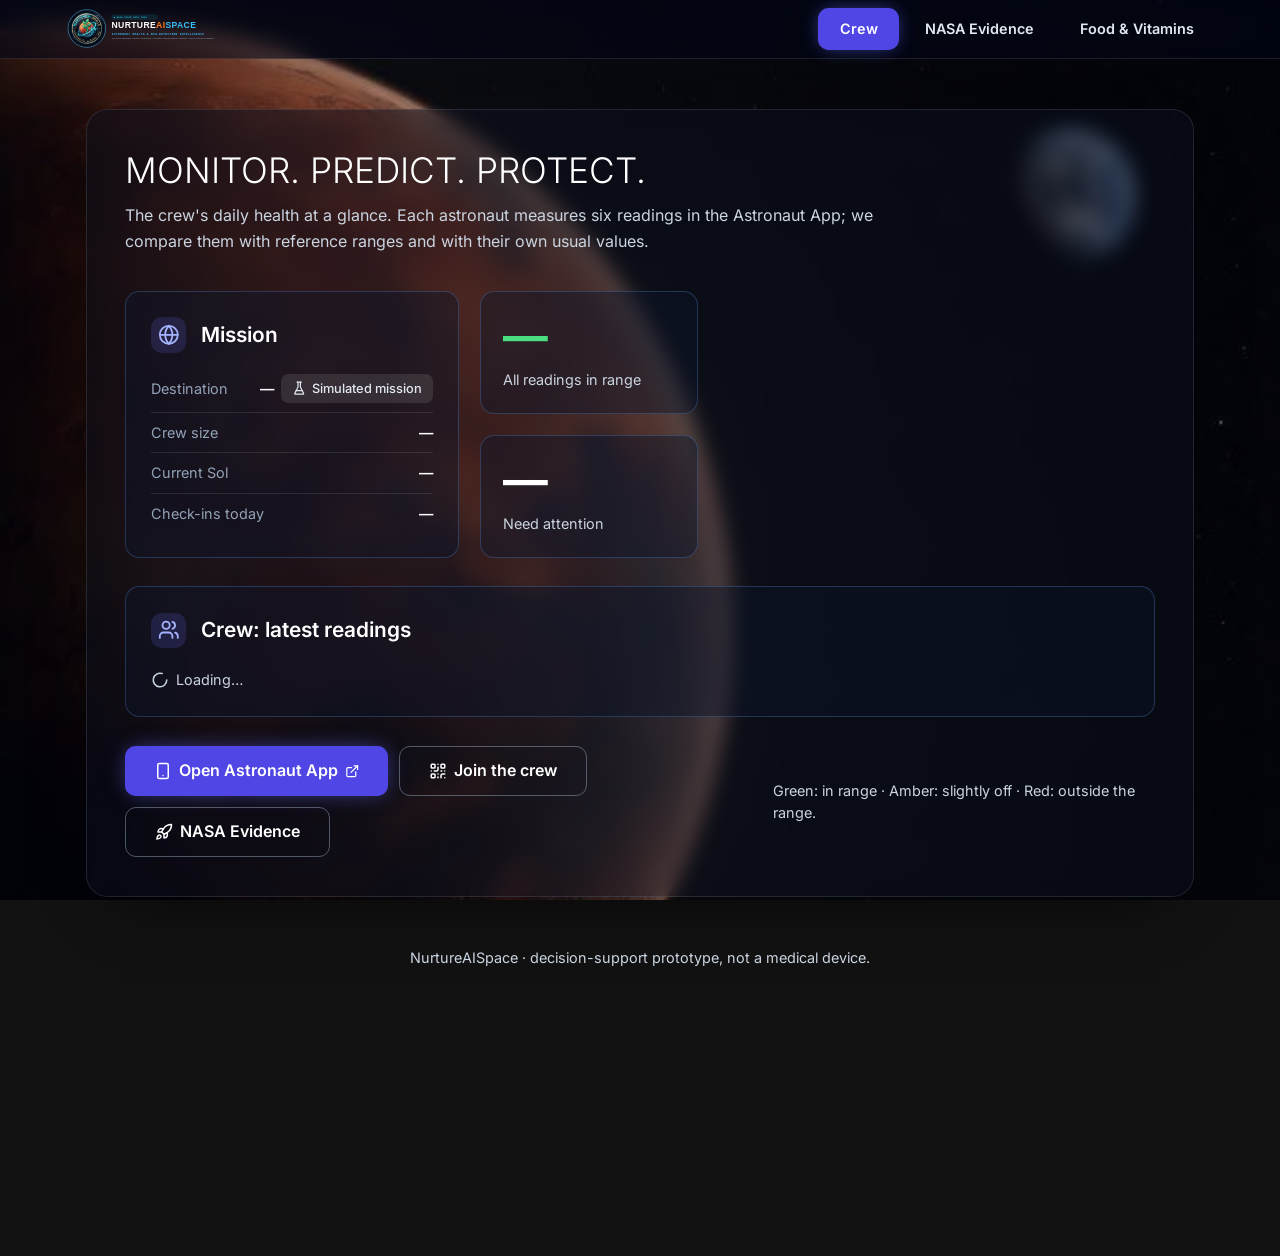
<file: index.html>
<!doctype html>
<html lang="en" class="dark">
  <head>
    <meta charset="UTF-8" />
    <meta name="viewport" content="width=device-width, initial-scale=1.0" />
    <link rel="icon" href="/favicon.ico?v=5" sizes="any" />
    <link rel="icon" type="image/png" href="/logo/logo-192.png?v=5" />
    <link rel="apple-touch-icon" href="/apple-touch-icon.png?v=5" />
    <meta name="theme-color" content="#020617" />
    <title>NurtureAISpace · Crew Health & Space Nutrition</title>
    <!-- Fonts are self-hosted (public/fonts) so the demo works offline. -->
    <link rel="preload" href="/fonts/inter-latin-var.woff2" as="font" type="font/woff2" crossorigin />
    <link rel="preload" href="/bg/space.jpg" as="image" />
    <script type="module" crossorigin src="/assets/index-BAZbvslW.js"></script>
    <link rel="stylesheet" crossorigin href="/assets/index-CB1z-vJd.css">
  </head>
  <body>
    <div id="root"></div>
  </body>
</html>
</file>
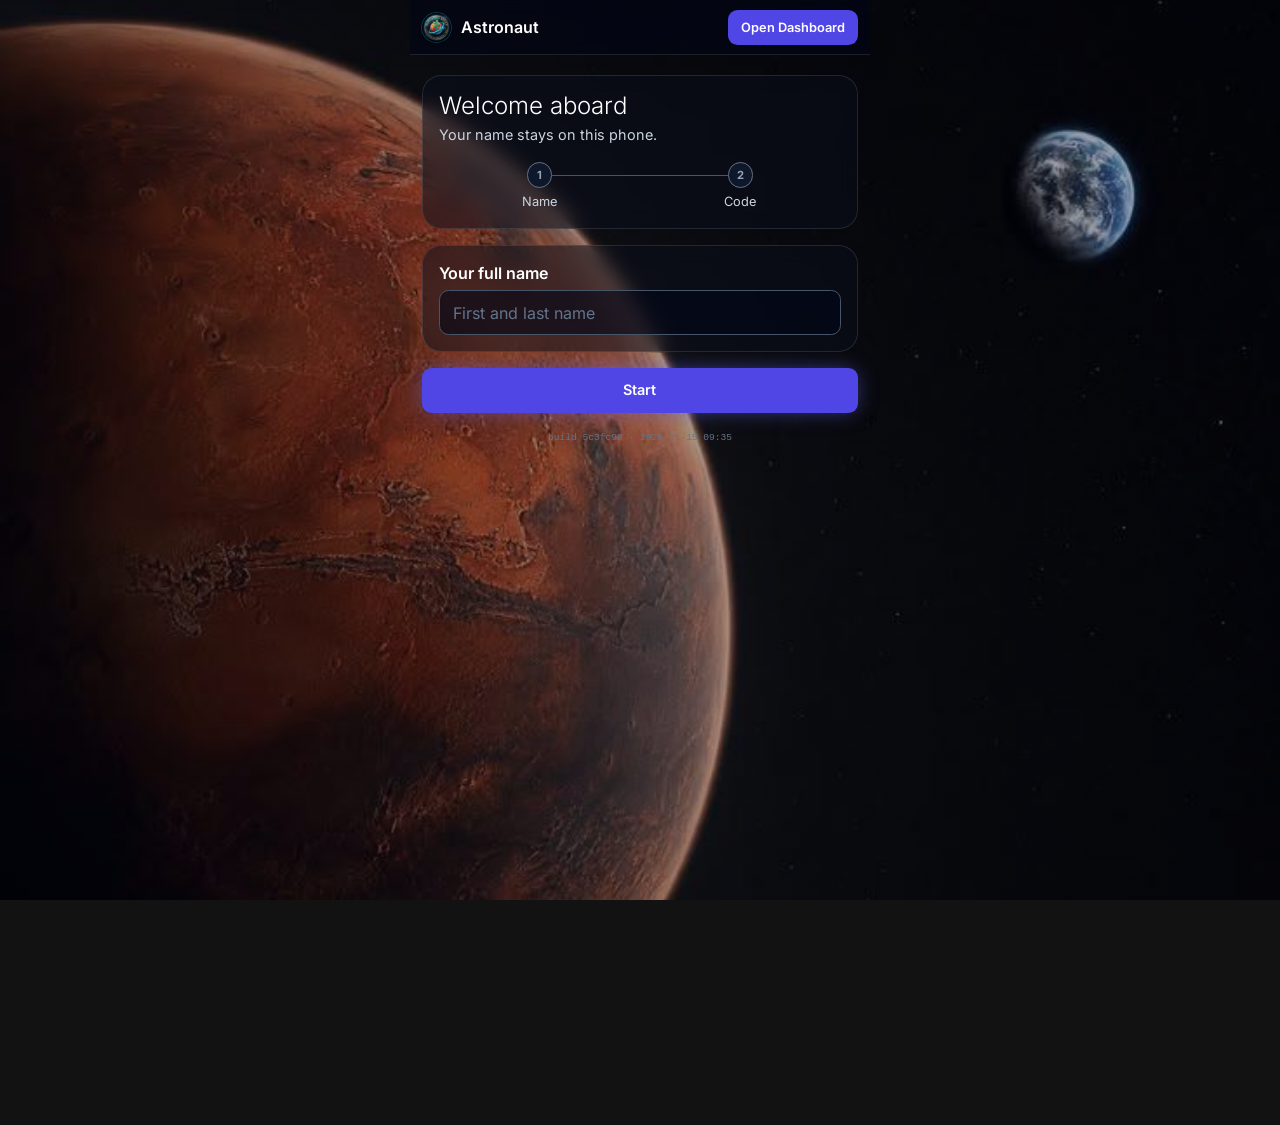
<file: app/index.html>
<!doctype html>
<html lang="en">
  <head>
    <meta charset="UTF-8" />
    <meta name="viewport" content="width=device-width, initial-scale=1.0, viewport-fit=cover" />
    <meta name="theme-color" content="#020617" />
    <meta name="description" content="Offline-first daily health check-in for crew members." />
    <link rel="icon" href="/app/favicon.ico?v=5" sizes="any" />
    <link rel="icon" type="image/png" href="/app/logo/logo-192.png?v=5" />
    <link rel="apple-touch-icon" href="/app/apple-touch-icon.png?v=5" />
    <title>NurtureAI Astronaut</title>
    <script type="module" crossorigin src="/app/assets/index-hGFAL8xk.js"></script>
    <link rel="stylesheet" crossorigin href="/app/assets/index-C3r-mcfU.css">
  <link rel="manifest" href="/app/manifest.webmanifest"><script id="vite-plugin-pwa:register-sw" src="/app/registerSW.js"></script></head>
  <body>
    <div id="root"></div>
  </body>
</html>
</file>
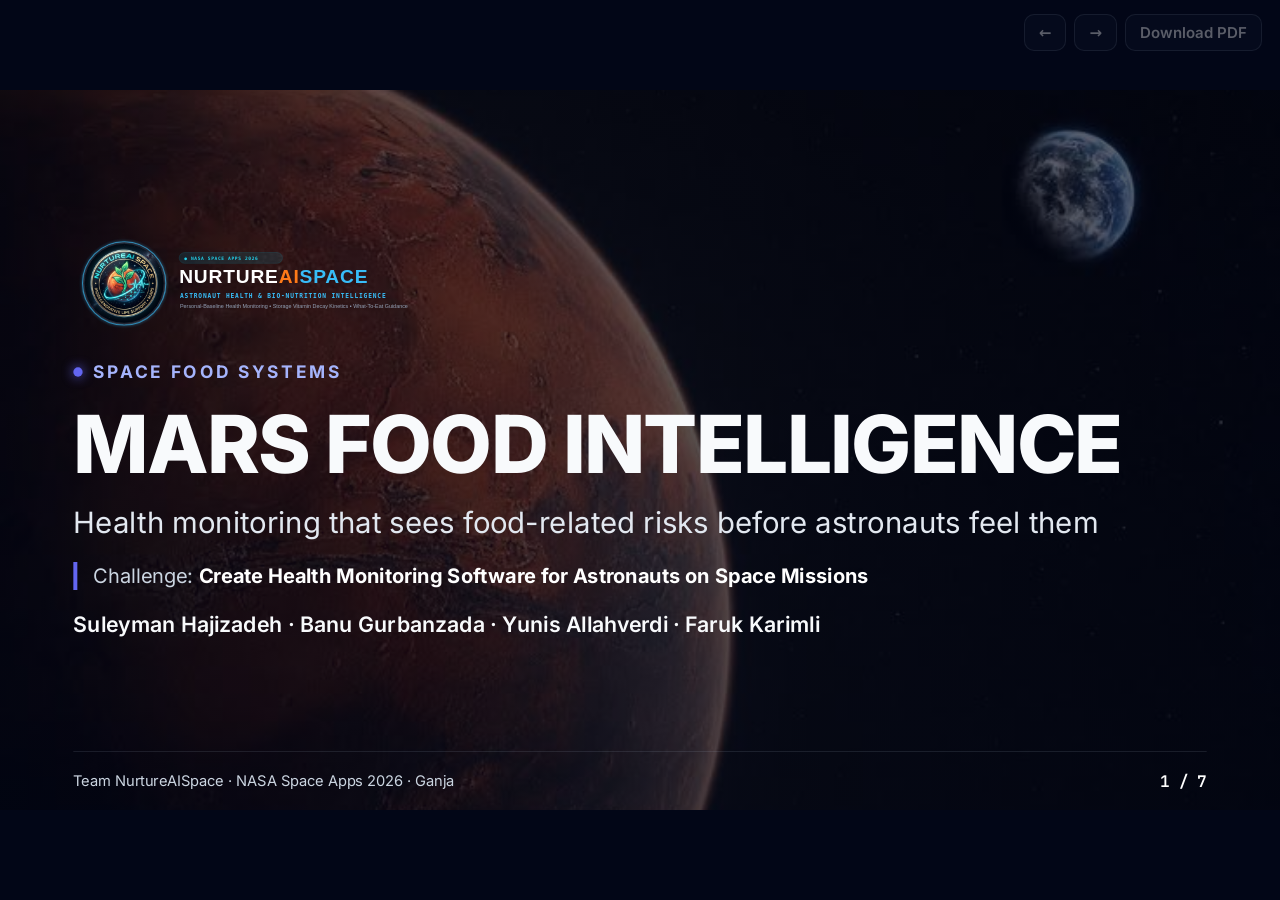
<file: slides.html>
<!doctype html>
<html lang="en">
<head>
<meta charset="UTF-8" />
<meta name="viewport" content="width=device-width, initial-scale=1.0" />
<title>Mars Food Intelligence · Slides</title>
<meta name="description" content="Team NurtureAISpace · NASA Space Apps 2026 · Ganja — 7-slide deck." />
<link rel="icon" href="favicon.ico?v=4" sizes="any" />
<link rel="icon" type="image/png" href="logo/logo-192.png?v=4" />
<link rel="apple-touch-icon" href="apple-touch-icon.png?v=4" />
<meta name="theme-color" content="#020617" />
<link rel="preload" href="fonts/inter-latin-var.woff2" as="font" type="font/woff2" crossorigin />
<style>
@font-face { font-family: 'Inter'; src: url('fonts/inter-latin-var.woff2') format('woff2'); font-weight: 100 900; font-style: normal; font-display: swap; }
@font-face { font-family: 'JetBrains Mono'; src: url('fonts/jetbrains-mono-latin-var.woff2') format('woff2'); font-weight: 100 800; font-style: normal; font-display: swap; }

:root {
  --ink: #020617; --fg: #F8FAFC; --muted: #CBD5E1; --dim: #94A3B8;
  --accent: #6366F1; --accent-soft: #A5B4FC;
  --green: #4ADE80; --yellow: #FBBF24; --red: #F43F5E;
  --panel: rgba(10, 14, 28, 0.62); --panel-border: rgba(148, 163, 184, 0.22);
  color-scheme: dark;
}
* { box-sizing: border-box; margin: 0; padding: 0; }
html, body { height: 100%; background: var(--ink); color: var(--fg); }
body { font-family: 'Inter', 'Segoe UI', system-ui, sans-serif; -webkit-font-smoothing: antialiased; overflow: hidden; }

/* ---------- 1920×1080 stage, scaled to fit the window ---------- */
.deck { position: fixed; inset: 0; background: var(--ink); }
.slide {
  position: absolute; left: 50%; top: 50%;
  width: 1920px; height: 1080px;
  transform: translate(-50%, -50%) scale(var(--s, 1));
  display: none; flex-direction: column;
  padding: 72px 110px 0;
  background:
    linear-gradient(rgba(2, 6, 23, 0.62), rgba(2, 6, 23, 0.72)),
    url('bg/space.jpg') center / cover no-repeat, var(--ink);
  overflow: hidden;
  font-size: 30px; line-height: 1.4;
}
.slide.active { display: flex; }
.body { flex: 1; display: flex; flex-direction: column; min-height: 0; }
.body.mid { justify-content: center; padding-bottom: 20px; }

/* ---------- type ---------- */
.kicker { font-size: 26px; font-weight: 700; letter-spacing: .16em; color: var(--accent-soft); text-transform: uppercase; display: flex; align-items: center; gap: 16px; }
.kicker::before { content: ''; width: 14px; height: 14px; border-radius: 50%; background: var(--accent); box-shadow: 0 0 18px var(--accent); }
h1 { font-size: 120px; line-height: 1.0; font-weight: 800; letter-spacing: -.02em; }
h2 { font-size: 60px; line-height: 1.12; font-weight: 750; letter-spacing: -.01em; margin-top: 18px; }
.lead { font-size: 36px; color: var(--muted); }
.muted { color: var(--muted); }
.small { font-size: 22px; color: var(--dim); line-height: 1.4; }
.accent { color: var(--accent-soft); }
b, strong { font-weight: 700; color: #fff; }

/* ---------- glass ---------- */
.glass { background: var(--panel); border: 1px solid var(--panel-border); border-radius: 28px; backdrop-filter: blur(10px); -webkit-backdrop-filter: blur(10px); padding: 36px 40px; }
.shot { border-radius: 20px; border: 1px solid rgba(165, 180, 252, .35); box-shadow: 0 24px 60px rgba(0, 0, 0, .55); display: block; }
.cap { font-size: 24px; font-weight: 700; letter-spacing: .12em; color: var(--accent-soft); margin-bottom: 14px; text-transform: uppercase; }

ul.list { list-style: none; display: flex; flex-direction: column; gap: 20px; }
ul.list li { position: relative; padding-left: 40px; }
ul.list li::before { content: ''; position: absolute; left: 6px; top: .52em; width: 14px; height: 14px; border-radius: 50%; background: var(--accent); }

.dot { display: inline-block; width: 22px; height: 22px; border-radius: 50%; vertical-align: -2px; margin-right: 12px; }
.g { background: var(--green); box-shadow: 0 0 14px var(--green); }
.y { background: var(--yellow); box-shadow: 0 0 14px var(--yellow); }
.r { background: var(--red); box-shadow: 0 0 14px var(--red); }

/* ---------- footer ---------- */
.foot { height: 88px; flex: none; display: flex; align-items: center; justify-content: space-between; border-top: 1px solid rgba(148, 163, 184, .2); font-size: 22px; color: var(--muted); margin-top: 24px; }
.foot .n { font-family: 'JetBrains Mono', ui-monospace, Consolas, monospace; font-size: 24px; color: #fff; font-weight: 600; }

/* ---------- slide-specific ---------- */
.s1 .body { justify-content: center; gap: 30px; }
.s1 .logo { height: 150px; width: auto; align-self: flex-start; margin-bottom: 10px; }
.s1 .sub { font-size: 44px; color: #E2E8F0; max-width: 1720px; line-height: 1.3; }
.s1 .challenge { font-size: 30px; color: var(--muted); border-left: 6px solid var(--accent); padding-left: 24px; }
.s1 .team { font-size: 32px; font-weight: 600; }

.stats { display: grid; grid-template-columns: 1fr 1fr; gap: 36px; margin-top: 44px; }
.stat .big { font-size: 96px; font-weight: 800; line-height: 1; color: var(--yellow); letter-spacing: -.02em; }
.stat .txt { font-size: 32px; margin-top: 16px; }
.stat .src { margin-top: 14px; }
.facts { display: grid; grid-template-columns: 1fr 1fr; gap: 36px; margin-top: 36px; }
.facts .glass { font-size: 34px; font-weight: 600; display: flex; align-items: center; }

.split { display: grid; gap: 56px; align-items: center; flex: 1; min-height: 0; }
.legend { display: flex; flex-direction: column; gap: 14px; font-size: 30px; margin-top: 30px; }
.legend b { letter-spacing: .06em; }

.pair { display: flex; gap: 56px; justify-content: center; align-items: flex-start; margin-top: 30px; }
.pair figure { display: flex; flex-direction: column; }
.pair figcaption { font-size: 26px; color: var(--muted); margin-top: 14px; max-width: 980px; }
.notes { display: flex; justify-content: center; gap: 48px; margin-top: 26px; font-size: 26px; color: var(--muted); }

.cols { display: grid; grid-template-columns: 1fr 1.55fr; gap: 36px; margin-top: 40px; }
.tag { display: inline-block; font-size: 24px; font-weight: 700; letter-spacing: .12em; padding: 6px 16px; border-radius: 999px; margin-bottom: 20px; }
.tag.before { background: rgba(148, 163, 184, .18); color: #E2E8F0; }
.tag.during { background: rgba(99, 102, 241, .28); color: #C7D2FE; }
.chips { display: flex; flex-wrap: wrap; gap: 12px; }
.chips span { font-size: 26px; padding: 8px 18px; border-radius: 14px; background: rgba(99, 102, 241, .14); border: 1px solid rgba(165, 180, 252, .3); }
.sources { margin-top: 32px; font-size: 30px; }

.closing { font-size: 84px; font-weight: 800; letter-spacing: -.02em; text-align: center; margin-top: 46px; background: linear-gradient(90deg, #C7D2FE, #fff 50%, #C7D2FE); -webkit-background-clip: text; background-clip: text; color: transparent; }
.links { display: flex; justify-content: center; gap: 56px; margin-top: 22px; font-family: 'JetBrains Mono', ui-monospace, Consolas, monospace; font-size: 28px; color: var(--accent-soft); }

/* ---------- on-screen controls ---------- */
.nav { position: fixed; right: 18px; top: 14px; display: flex; gap: 8px; z-index: 10; opacity: .35; transition: opacity .2s; }
.nav:hover { opacity: 1; }
.nav button { font: 600 15px 'Inter', system-ui, sans-serif; color: #fff; background: rgba(15, 23, 42, .85); border: 1px solid rgba(148, 163, 184, .35); border-radius: 10px; padding: 8px 14px; cursor: pointer; }

/* ---------- print: one slide per page ---------- */
@page { size: 1920px 1080px; margin: 0; }
@media print {
  html, body { height: auto; overflow: visible; background: var(--ink); }
  .deck { position: static; }
  .slide { display: flex !important; position: relative; left: auto; top: auto; transform: none; break-after: page; page-break-after: always; -webkit-print-color-adjust: exact; print-color-adjust: exact; }
  .slide:last-child { break-after: auto; page-break-after: auto; }
  .glass { backdrop-filter: none; -webkit-backdrop-filter: none; background: rgba(10, 14, 28, .82); }
  .nav { display: none; }
}
</style>
</head>
<body>
<main class="deck" id="deck">

<!-- 1 · Title -->
<section class="slide s1" aria-label="Slide 1">
  <div class="body">
    <img class="logo" src="logo-horizontal.svg?v=5" alt="NurtureAISpace" />
    <div class="kicker">Space Food Systems</div>
    <h1>MARS FOOD INTELLIGENCE</h1>
    <p class="sub">Health monitoring that sees food-related risks before astronauts feel them</p>
    <p class="challenge">Challenge: <b>Create Health Monitoring Software for Astronauts on Space Missions</b></p>
    <p class="team">Suleyman Hajizadeh · Banu Gurbanzada · Yunis Allahverdi · Faruk Karimli</p>
  </div>
  <footer class="foot"><span>Team NurtureAISpace · NASA Space Apps 2026 · Ganja</span><span class="n">1 / 7</span></footer>
</section>

<!-- 2 · Evidence -->
<section class="slide" aria-label="Slide 2">
  <div class="body mid">
    <div class="kicker">The Evidence</div>
    <h2>On Mars, food slowly loses its vitamins — and nobody can check the crew’s blood in time.</h2>
    <div class="stats">
      <div class="glass stat">
        <div class="big">32–83%</div>
        <div class="txt">vitamin C lost from fruit products after 3 years</div>
        <div class="small src">Cooper et al., 2017 · npj Microgravity</div>
      </div>
      <div class="glass stat">
        <div class="big">3%</div>
        <div class="txt">thiamine remaining in beef-brisket after 2 years</div>
        <div class="small src">Model-predicted, BBQ beef brisket, 720 days at 20 °C · Goulette et al., 2020 · Food Chemistry 302:125365</div>
      </div>
    </div>
    <div class="facts">
      <div class="glass">Blood samples are frozen, analyzed only after astronauts return to Earth.</div>
      <div class="glass">“Inadequate nutrition” is a named spaceflight health risk.</div>
    </div>
  </div>
  <footer class="foot"><span>Team NurtureAISpace · NASA Space Apps 2026 · Ganja</span><span class="n">2 / 7</span></footer>
</section>

<!-- 3 · Solution -->
<section class="slide" aria-label="Slide 3">
  <div class="body">
    <div class="kicker">Our Solution</div>
    <h2>A daily health check-in that tells astronauts what to do.</h2>
    <div class="split" style="grid-template-columns: 1fr 960px;">
      <div>
        <ul class="list">
          <li>Log 6 indicators: heart rate, blood pressure, blood sugar, temperature, sleep, mood.</li>
          <li>Compare with their <b>OWN</b> normal.</li>
          <li>Forecast vitamin levels from food and storage.</li>
          <li>Green / Yellow / Red: what to eat and when to call the flight surgeon.</li>
        </ul>
        <div class="legend">
          <div><span class="dot g"></span><b style="color:var(--green)">GREEN</b> Healthy</div>
          <div><span class="dot y"></span><b style="color:var(--yellow)">YELLOW</b> Action needed</div>
          <div><span class="dot r"></span><b style="color:var(--red)">RED</b> Call the flight surgeon</div>
        </div>
      </div>
      <figure>
        <div class="cap">Crew screen · body view</div>
        <img class="shot" src="slides-assets/crew-body-view.webp" width="960" height="525" alt="Crew screen of the app with the body view" />
      </figure>
    </div>
  </div>
  <footer class="foot"><span>Team NurtureAISpace · NASA Space Apps 2026 · Ganja</span><span class="n">3 / 7</span></footer>
</section>

<!-- 4 · In action -->
<section class="slide" aria-label="Slide 4">
  <div class="body">
    <div class="kicker">See It In Action</div>
    <div class="pair">
      <figure>
        <div class="cap">Live check-in</div>
        <img class="shot" src="slides-assets/astronaut-checkin.webp" width="384" height="640" alt="Astronaut App daily check-in" />
        <figcaption style="max-width:384px">Astronaut App</figcaption>
      </figure>
      <figure>
        <div class="cap">Storage failure</div>
        <img class="shot" src="slides-assets/food-storage-failure.webp" width="938" height="640" alt="Food screen: Mars mission with storage failure" />
        <figcaption>Food screen, Mars + storage failure: <b style="color:var(--yellow)">warning 43 Sols</b> before the problem.</figcaption>
      </figure>
    </div>
    <div class="notes">
      <span>🔒 Name stays on the phone — only an anonymized code is sent.</span>
      <span class="small" style="font-size:24px; align-self:center">Scenario data is simulated and clearly labeled in the app.</span>
    </div>
  </div>
  <footer class="foot"><span>Team NurtureAISpace · NASA Space Apps 2026 · Ganja</span><span class="n">4 / 7</span></footer>
</section>

<!-- 5 · NASA OSDR evidence -->
<section class="slide" aria-label="Slide 5">
  <div class="body">
    <div class="kicker">NASA OSDR · Evidence</div>
    <h2>Tested on real astronaut blood tests from NASA</h2>
    <div class="split" style="grid-template-columns: 1fr 760px; margin-top: 10px;">
      <div style="display:flex; flex-direction:column; gap:26px;">
        <p class="muted">OSDR shares Inspiration4 blood tests before and after its 3&#8209;day flight: datasets <b>OSD-569</b> and <b>OSD-575</b>.</p>
        <div class="glass" style="font-size:31px;">
          <b>MCV:</b> 1 day after landing, lower than <b>ALL</b> of each person’s pre-flight tests, across all 4 people, yet still within the normal lab range.
          <p style="margin-top:16px; color:var(--accent-soft); font-weight:700;">Personal comparison catches what standard checks miss.</p>
        </div>
        <p class="small" style="font-size:26px;">Limit: 4 people, 3 pre-flight tests each.</p>
      </div>
      <figure>
        <div class="cap">NASA Evidence screen</div>
        <img class="shot" src="slides-assets/nasa-evidence.webp" width="700" height="653" alt="NASA Evidence screen of the app" />
      </figure>
    </div>
  </div>
  <footer class="foot"><span>Team NurtureAISpace · NASA Space Apps 2026 · Ganja</span><span class="n">5 / 7</span></footer>
</section>

<!-- 6 · Honest by design -->
<section class="slide" aria-label="Slide 6">
  <div class="body mid">
    <div class="kicker">Honest By Design</div>
    <h2>What we built, and when.</h2>
    <div class="cols">
      <div class="glass">
        <span class="tag before">BUILT BEFORE</span>
        <ul class="list">
          <li><b>Nov 8–11:</b> original food &amp; simulator app.</li>
          <li><b>Nov 13:</b> first crew-health model.</li>
        </ul>
      </div>
      <div class="glass">
        <span class="tag during">BUILT DURING (NOV 14–15)</span>
        <div class="chips">
          <span>NASA data analysis &amp; NASA Evidence screen</span>
          <span>literature-based parameters + vitamin D</span>
          <span>daily check-in</span>
          <span>offline Astronaut App with anonymized codes</span>
          <span>body view</span>
          <span>QR join</span>
          <span>Earth orbit / Moon / Mars forecast</span>
          <span>life-support module</span>
          <span>public website</span>
        </div>
      </div>
    </div>
    <p class="sources">Every number has a source: <b>NASA OSDR</b> · <b>NASA JSC nutrition studies</b> · <b>NASA BVAD baseline</b> · <b>peer-reviewed papers</b>. <span class="accent">Simulated data is labeled.</span></p>
  </div>
  <footer class="foot"><span>Team NurtureAISpace · NASA Space Apps 2026 · Ganja</span><span class="n">6 / 7</span></footer>
</section>

<!-- 7 · Big picture -->
<section class="slide" aria-label="Slide 7">
  <div class="body mid">
    <div class="kicker">The Big Picture</div>
    <h2>Built for Mars. Useful on Earth.</h2>
    <div class="cols" style="grid-template-columns: 1fr 1fr;">
      <div class="glass">
        <span class="tag before">ON EARTH</span>
        <p>Antarctic research stations, submarines, remote communities — anyone living for months on stored food.</p>
      </div>
      <div class="glass">
        <span class="tag during">NEXT</span>
        <p>Connect real wearable sensors · validate with more astronaut data · add more nutrients · live solar&#8209;radiation alerts (NASA DONKI).</p>
      </div>
    </div>
    <p class="closing">Catch the problem before the symptom.</p>
    <div class="links"><span>https://nurtureaispace.github.io</span><span>github.com/NurtureAISpace/mars-food-intelligence</span></div>
  </div>
  <footer class="foot"><span>Team NurtureAISpace · NASA Space Apps 2026 · Ganja</span><span class="n">7 / 7</span></footer>
</section>

</main>

<div class="nav" aria-label="Slide controls">
  <button type="button" id="prev" aria-label="Previous slide">←</button>
  <button type="button" id="next" aria-label="Next slide">→</button>
  <a href="slides.pdf" download style="font: 600 15px 'Inter', system-ui, sans-serif; color: #fff; background: rgba(15, 23, 42, .85); border: 1px solid rgba(148, 163, 184, .35); border-radius: 10px; padding: 8px 14px; text-decoration: none;">Download PDF</a>
</div>

<script>
(function () {
  var slides = Array.prototype.slice.call(document.querySelectorAll('.slide'));
  var total = slides.length, cur = 0;

  function fit() {
    var s = Math.min(window.innerWidth / 1920, window.innerHeight / 1080);
    document.documentElement.style.setProperty('--s', s);
  }
  function show(i, push) {
    cur = Math.max(0, Math.min(total - 1, i));
    slides.forEach(function (el, k) { el.classList.toggle('active', k === cur); });
    if (push !== false && location.hash !== '#' + (cur + 1)) history.replaceState(null, '', '#' + (cur + 1));
  }
  function fromHash() {
    var n = parseInt((location.hash || '').replace('#', ''), 10);
    return isNaN(n) ? 0 : n - 1;
  }

  document.addEventListener('keydown', function (e) {
    var k = e.key;
    if (k === 'ArrowRight' || k === 'PageDown' || k === ' ' || k === 'Enter') { e.preventDefault(); show(cur + 1); }
    else if (k === 'ArrowLeft' || k === 'PageUp' || k === 'Backspace') { e.preventDefault(); show(cur - 1); }
    else if (k === 'Home') show(0);
    else if (k === 'End') show(total - 1);
  });
  document.getElementById('deck').addEventListener('click', function (e) {
    if (e.target.closest('a')) return;
    show(e.clientX < window.innerWidth / 3 ? cur - 1 : cur + 1);
  });
  document.getElementById('prev').addEventListener('click', function () { show(cur - 1); });
  document.getElementById('next').addEventListener('click', function () { show(cur + 1); });
  window.addEventListener('resize', fit);
  window.addEventListener('hashchange', function () { show(fromHash(), false); });

  fit();
  show(fromHash(), false);
})();
</script>
</body>
</html>
</file>
<file: assets/index-CB1z-vJd.css>
@font-face{font-family:Inter;src:url(/fonts/inter-latin-var.woff2) format("woff2");font-weight:100 900;font-style:normal;font-display:swap}@font-face{font-family:JetBrains Mono;src:url(/fonts/jetbrains-mono-latin-var.woff2) format("woff2");font-weight:100 800;font-style:normal;font-display:swap}*,:before,:after{--tw-border-spacing-x: 0;--tw-border-spacing-y: 0;--tw-translate-x: 0;--tw-translate-y: 0;--tw-rotate: 0;--tw-skew-x: 0;--tw-skew-y: 0;--tw-scale-x: 1;--tw-scale-y: 1;--tw-pan-x: ;--tw-pan-y: ;--tw-pinch-zoom: ;--tw-scroll-snap-strictness: proximity;--tw-gradient-from-position: ;--tw-gradient-via-position: ;--tw-gradient-to-position: ;--tw-ordinal: ;--tw-slashed-zero: ;--tw-numeric-figure: ;--tw-numeric-spacing: ;--tw-numeric-fraction: ;--tw-ring-inset: ;--tw-ring-offset-width: 0px;--tw-ring-offset-color: #fff;--tw-ring-color: rgb(59 130 246 / .5);--tw-ring-offset-shadow: 0 0 #0000;--tw-ring-shadow: 0 0 #0000;--tw-shadow: 0 0 #0000;--tw-shadow-colored: 0 0 #0000;--tw-blur: ;--tw-brightness: ;--tw-contrast: ;--tw-grayscale: ;--tw-hue-rotate: ;--tw-invert: ;--tw-saturate: ;--tw-sepia: ;--tw-drop-shadow: ;--tw-backdrop-blur: ;--tw-backdrop-brightness: ;--tw-backdrop-contrast: ;--tw-backdrop-grayscale: ;--tw-backdrop-hue-rotate: ;--tw-backdrop-invert: ;--tw-backdrop-opacity: ;--tw-backdrop-saturate: ;--tw-backdrop-sepia: ;--tw-contain-size: ;--tw-contain-layout: ;--tw-contain-paint: ;--tw-contain-style: }::backdrop{--tw-border-spacing-x: 0;--tw-border-spacing-y: 0;--tw-translate-x: 0;--tw-translate-y: 0;--tw-rotate: 0;--tw-skew-x: 0;--tw-skew-y: 0;--tw-scale-x: 1;--tw-scale-y: 1;--tw-pan-x: ;--tw-pan-y: ;--tw-pinch-zoom: ;--tw-scroll-snap-strictness: proximity;--tw-gradient-from-position: ;--tw-gradient-via-position: ;--tw-gradient-to-position: ;--tw-ordinal: ;--tw-slashed-zero: ;--tw-numeric-figure: ;--tw-numeric-spacing: ;--tw-numeric-fraction: ;--tw-ring-inset: ;--tw-ring-offset-width: 0px;--tw-ring-offset-color: #fff;--tw-ring-color: rgb(59 130 246 / .5);--tw-ring-offset-shadow: 0 0 #0000;--tw-ring-shadow: 0 0 #0000;--tw-shadow: 0 0 #0000;--tw-shadow-colored: 0 0 #0000;--tw-blur: ;--tw-brightness: ;--tw-contrast: ;--tw-grayscale: ;--tw-hue-rotate: ;--tw-invert: ;--tw-saturate: ;--tw-sepia: ;--tw-drop-shadow: ;--tw-backdrop-blur: ;--tw-backdrop-brightness: ;--tw-backdrop-contrast: ;--tw-backdrop-grayscale: ;--tw-backdrop-hue-rotate: ;--tw-backdrop-invert: ;--tw-backdrop-opacity: ;--tw-backdrop-saturate: ;--tw-backdrop-sepia: ;--tw-contain-size: ;--tw-contain-layout: ;--tw-contain-paint: ;--tw-contain-style: }*,:before,:after{box-sizing:border-box;border-width:0;border-style:solid;border-color:#e5e7eb}:before,:after{--tw-content: ""}html,:host{line-height:1.5;-webkit-text-size-adjust:100%;-moz-tab-size:4;-o-tab-size:4;tab-size:4;font-family:Inter,Segoe UI,system-ui,-apple-system,Roboto,sans-serif;font-feature-settings:normal;font-variation-settings:normal;-webkit-tap-highlight-color:transparent}body{margin:0;line-height:inherit}hr{height:0;color:inherit;border-top-width:1px}abbr:where([title]){-webkit-text-decoration:underline dotted;text-decoration:underline dotted}h1,h2,h3,h4,h5,h6{font-size:inherit;font-weight:inherit}a{color:inherit;text-decoration:inherit}b,strong{font-weight:bolder}code,kbd,samp,pre{font-family:JetBrains Mono,ui-monospace,Cascadia Mono,Consolas,monospace;font-feature-settings:normal;font-variation-settings:normal;font-size:1em}small{font-size:80%}sub,sup{font-size:75%;line-height:0;position:relative;vertical-align:baseline}sub{bottom:-.25em}sup{top:-.5em}table{text-indent:0;border-color:inherit;border-collapse:collapse}button,input,optgroup,select,textarea{font-family:inherit;font-feature-settings:inherit;font-variation-settings:inherit;font-size:100%;font-weight:inherit;line-height:inherit;letter-spacing:inherit;color:inherit;margin:0;padding:0}button,select{text-transform:none}button,input:where([type=button]),input:where([type=reset]),input:where([type=submit]){-webkit-appearance:button;background-color:transparent;background-image:none}:-moz-focusring{outline:auto}:-moz-ui-invalid{box-shadow:none}progress{vertical-align:baseline}::-webkit-inner-spin-button,::-webkit-outer-spin-button{height:auto}[type=search]{-webkit-appearance:textfield;outline-offset:-2px}::-webkit-search-decoration{-webkit-appearance:none}::-webkit-file-upload-button{-webkit-appearance:button;font:inherit}summary{display:list-item}blockquote,dl,dd,h1,h2,h3,h4,h5,h6,hr,figure,p,pre{margin:0}fieldset{margin:0;padding:0}legend{padding:0}ol,ul,menu{list-style:none;margin:0;padding:0}dialog{padding:0}textarea{resize:vertical}input::-moz-placeholder,textarea::-moz-placeholder{opacity:1;color:#9ca3af}input::placeholder,textarea::placeholder{opacity:1;color:#9ca3af}button,[role=button]{cursor:pointer}:disabled{cursor:default}img,svg,video,canvas,audio,iframe,embed,object{display:block;vertical-align:middle}img,video{max-width:100%;height:auto}[hidden]:where(:not([hidden=until-found])){display:none}html{font-size:112.5%}@media (min-width: 1024px){html{zoom:.8}body,.min-h-screen{min-height:125vh}}html,body,#root{background:transparent}body{font-family:Inter,Segoe UI,system-ui,-apple-system,Roboto,sans-serif;--tw-text-opacity: 1;color:rgb(248 250 252 / var(--tw-text-opacity, 1));-webkit-font-smoothing:antialiased;-moz-osx-font-smoothing:grayscale;min-height:100vh}body:before{content:"";position:fixed;top:0;right:0;bottom:0;left:0;z-index:-1;pointer-events:none;background:linear-gradient(#02061759,#02061759),url(/bg/space.jpg) center / cover no-repeat,#020617}::-moz-selection{background:var(--accent);color:#fff}::selection{background:var(--accent);color:#fff}:focus-visible{outline:3px solid #A5B4FC;outline-offset:2px}select,input,textarea{color-scheme:dark}select option,select optgroup{background:#0f172a;color:var(--fg)}::-webkit-scrollbar{width:8px;height:8px}::-webkit-scrollbar-track{background:#020617}::-webkit-scrollbar-thumb{background:#94a3b840;border-radius:4px}::-webkit-scrollbar-thumb:hover{background:var(--accent)}.glass-panel{margin-left:auto;margin-right:auto;width:100%;max-width:80rem;border-radius:1.5rem;border-width:1px;padding:1.5rem;--tw-backdrop-blur: blur(12px);-webkit-backdrop-filter:var(--tw-backdrop-blur) var(--tw-backdrop-brightness) var(--tw-backdrop-contrast) var(--tw-backdrop-grayscale) var(--tw-backdrop-hue-rotate) var(--tw-backdrop-invert) var(--tw-backdrop-opacity) var(--tw-backdrop-saturate) var(--tw-backdrop-sepia);backdrop-filter:var(--tw-backdrop-blur) var(--tw-backdrop-brightness) var(--tw-backdrop-contrast) var(--tw-backdrop-grayscale) var(--tw-backdrop-hue-rotate) var(--tw-backdrop-invert) var(--tw-backdrop-opacity) var(--tw-backdrop-saturate) var(--tw-backdrop-sepia)}@media (min-width: 640px){.glass-panel{padding:2rem}}@media (min-width: 1024px){.glass-panel{padding:2.6667rem}}.glass-panel{background:var(--panel);border-color:var(--panel-border);box-shadow:0 30px 80px -40px #000000e6}.section-card{border-radius:1rem;border-width:1px;padding:1.25rem}@media (min-width: 640px){.section-card{padding:1.75rem}}.section-card{background:var(--section);border-color:var(--section-border)}.inner-card{border-radius:1rem;border-width:1px;border-color:#ffffff1a;padding:1.25rem}@media (min-width: 640px){.inner-card{padding:1.5rem}}.inner-card{background:#0206174d}.icon-tile{display:grid;height:2.4444rem;width:2.4444rem;flex-shrink:0;place-items:center;border-radius:.75rem;--tw-text-opacity: 1;color:rgb(165 180 252 / var(--tw-text-opacity, 1));background:#6366f12e}.select-card{position:relative;border-radius:1rem;border-width:1px;--tw-border-opacity: 1;border-color:rgb(51 65 85 / var(--tw-border-opacity, 1));padding:1.5rem;text-align:left;transition-property:color,background-color,border-color,text-decoration-color,fill,stroke,opacity,box-shadow,transform,filter,backdrop-filter;transition-timing-function:cubic-bezier(.4,0,.2,1);transition-duration:.15s;background:var(--section)}.select-card:hover{--tw-border-opacity: 1;border-color:rgb(100 116 139 / var(--tw-border-opacity, 1))}.select-card[data-selected=true]{border-color:#6366f1;box-shadow:0 0 28px #6366f166}.btn-primary{display:inline-flex;min-height:3.5rem;align-items:center;justify-content:center;gap:.5rem;border-radius:.75rem;padding-left:2rem;padding-right:2rem;font-size:1.1111rem;font-weight:600;transition-property:color,background-color,border-color,text-decoration-color,fill,stroke,opacity,box-shadow,transform,filter,backdrop-filter;transition-timing-function:cubic-bezier(.4,0,.2,1);transition-duration:.15s}.btn-primary:disabled{cursor:not-allowed;opacity:.5}.btn-primary{--tw-text-opacity: 1;color:rgb(255 255 255 / var(--tw-text-opacity, 1));background:#4f46e5;box-shadow:0 0 28px -6px #6366f1b3}.btn-primary:hover{background:#4338ca}.btn-secondary{display:inline-flex;min-height:3.5rem;align-items:center;justify-content:center;gap:.5rem;border-radius:.75rem;padding-left:2rem;padding-right:2rem;font-size:1.1111rem;font-weight:600;transition-property:color,background-color,border-color,text-decoration-color,fill,stroke,opacity,box-shadow,transform,filter,backdrop-filter;transition-timing-function:cubic-bezier(.4,0,.2,1);transition-duration:.15s}.btn-secondary:disabled{cursor:not-allowed;opacity:.5}.btn-secondary{border-width:1px;border-color:#94a3b880;background-color:transparent;--tw-text-opacity: 1;color:rgb(255 255 255 / var(--tw-text-opacity, 1))}.btn-secondary:hover{--tw-border-opacity: 1;border-color:rgb(226 232 240 / var(--tw-border-opacity, 1));background-color:#ffffff0d}.chip{display:inline-flex;align-items:center;gap:.375rem;border-radius:.5rem;padding:.375rem .75rem;font-size:.8889rem;font-weight:500;line-height:1.375}.card{position:relative;border-radius:1rem;border-width:1px;--tw-backdrop-blur: blur(12px);-webkit-backdrop-filter:var(--tw-backdrop-blur) var(--tw-backdrop-brightness) var(--tw-backdrop-contrast) var(--tw-backdrop-grayscale) var(--tw-backdrop-hue-rotate) var(--tw-backdrop-invert) var(--tw-backdrop-opacity) var(--tw-backdrop-saturate) var(--tw-backdrop-sepia);backdrop-filter:var(--tw-backdrop-blur) var(--tw-backdrop-brightness) var(--tw-backdrop-contrast) var(--tw-backdrop-grayscale) var(--tw-backdrop-hue-rotate) var(--tw-backdrop-invert) var(--tw-backdrop-opacity) var(--tw-backdrop-saturate) var(--tw-backdrop-sepia);background:var(--section);border-color:var(--section-border)}.display{font-family:Inter,Segoe UI,system-ui,sans-serif;font-weight:600}.field{width:100%;border-radius:.5rem;border-width:1px;border-color:#ffffff26;background-color:#0006;padding:.5rem .75rem;font-size:1rem;line-height:1.5rem;--tw-text-opacity: 1;color:rgb(248 250 252 / var(--tw-text-opacity, 1))}.field::-moz-placeholder{color:#cbd5e1b3}.field::placeholder{color:#cbd5e1b3}.field:focus{--tw-border-opacity: 1;border-color:rgb(99 102 241 / var(--tw-border-opacity, 1));outline:2px solid transparent;outline-offset:2px;--tw-ring-offset-shadow: var(--tw-ring-inset) 0 0 0 var(--tw-ring-offset-width) var(--tw-ring-offset-color);--tw-ring-shadow: var(--tw-ring-inset) 0 0 0 calc(1px + var(--tw-ring-offset-width)) var(--tw-ring-color);box-shadow:var(--tw-ring-offset-shadow),var(--tw-ring-shadow),var(--tw-shadow, 0 0 #0000);--tw-ring-color: rgb(99 102 241 / .4)}.range{width:100%;cursor:pointer;accent-color:#6366f1}@keyframes fade-up{0%{opacity:0;transform:translateY(8px)}to{opacity:1;transform:none}}.reveal{animation:fade-up .32s cubic-bezier(.2,.7,.2,1) both}@media not all and (min-width: 1024px){.glass-panel{padding:16px;border-radius:0;border-left-width:0;border-right-width:0}.section-card,.inner-card,.select-card{padding:16px}}.sr-only{position:absolute;width:1px;height:1px;padding:0;margin:-1px;overflow:hidden;clip:rect(0,0,0,0);white-space:nowrap;border-width:0}.visible{visibility:visible}.static{position:static}.fixed{position:fixed}.absolute{position:absolute}.relative{position:relative}.sticky{position:sticky}.inset-0{top:0;right:0;bottom:0;left:0}.left-3{left:.75rem}.left-6{left:1.5rem}.right-4{right:1rem}.right-5{right:1.25rem}.right-6{right:1.5rem}.top-0{top:0}.top-2\.5{top:.625rem}.top-4{top:1rem}.top-5{top:1.25rem}.top-6{top:1.5rem}.z-10{z-index:10}.z-50{z-index:50}.mx-auto{margin-left:auto;margin-right:auto}.my-3{margin-top:.75rem;margin-bottom:.75rem}.-mt-2{margin-top:-.5rem}.-mt-4{margin-top:-1rem}.mb-1{margin-bottom:.25rem}.mb-1\.5{margin-bottom:.375rem}.mb-2{margin-bottom:.5rem}.mb-3{margin-bottom:.75rem}.mb-4{margin-bottom:1rem}.mb-5{margin-bottom:1.25rem}.mb-6{margin-bottom:1.5rem}.ml-4{margin-left:1rem}.mt-0\.5{margin-top:.125rem}.mt-1{margin-top:.25rem}.mt-1\.5{margin-top:.375rem}.mt-10{margin-top:2.5rem}.mt-2{margin-top:.5rem}.mt-3{margin-top:.75rem}.mt-4{margin-top:1rem}.mt-5{margin-top:1.25rem}.mt-6{margin-top:1.5rem}.mt-\[0\.6111rem\]{margin-top:.6111rem}.mt-\[0\.9444rem\]{margin-top:.9444rem}.mt-auto{margin-top:auto}.block{display:block}.inline-block{display:inline-block}.inline{display:inline}.\!flex{display:flex!important}.flex{display:flex}.inline-flex{display:inline-flex}.table{display:table}.grid{display:grid}.hidden{display:none}.aspect-square{aspect-ratio:1 / 1}.h-0\.5{height:.125rem}.h-1{height:.25rem}.h-1\.5{height:.375rem}.h-12{height:3rem}.h-2{height:.5rem}.h-2\.5{height:.625rem}.h-3{height:.75rem}.h-3\.5{height:.875rem}.h-4{height:1rem}.h-5{height:1.25rem}.h-6{height:1.5rem}.h-64{height:16rem}.h-7{height:1.75rem}.h-8{height:2rem}.h-\[44px\]{height:44px}.h-\[4rem\]{height:4rem}.h-auto{height:auto}.h-full{height:100%}.h-px{height:1px}.max-h-48{max-height:12rem}.max-h-\[95vh\]{max-height:95vh}.min-h-\[19\.4444rem\]{min-height:19.4444rem}.min-h-\[2\.4444rem\]{min-height:2.4444rem}.min-h-\[2\.6667rem\]{min-height:2.6667rem}.min-h-\[2\.8889rem\]{min-height:2.8889rem}.min-h-\[22\.2222rem\]{min-height:22.2222rem}.min-h-\[27\.7778rem\]{min-height:27.7778rem}.min-h-\[4rem\]{min-height:4rem}.min-h-screen{min-height:100vh}.w-12{width:3rem}.w-2{width:.5rem}.w-2\.5{width:.625rem}.w-3{width:.75rem}.w-3\.5{width:.875rem}.w-4{width:1rem}.w-5{width:1.25rem}.w-6{width:1.5rem}.w-7{width:1.75rem}.w-8{width:2rem}.w-\[2\.6667rem\]{width:2.6667rem}.w-\[9\.4444rem\]{width:9.4444rem}.w-auto{width:auto}.w-full{width:100%}.min-w-0{min-width:0px}.max-w-2xl{max-width:42rem}.max-w-4xl{max-width:56rem}.max-w-7xl{max-width:80rem}.max-w-\[22\.2222rem\]{max-width:22.2222rem}.max-w-lg{max-width:32rem}.max-w-md{max-width:28rem}.flex-1{flex:1 1 0%}.flex-shrink-0,.shrink-0{flex-shrink:0}.rotate-180{--tw-rotate: 180deg;transform:translate(var(--tw-translate-x),var(--tw-translate-y)) rotate(var(--tw-rotate)) skew(var(--tw-skew-x)) skewY(var(--tw-skew-y)) scaleX(var(--tw-scale-x)) scaleY(var(--tw-scale-y))}@keyframes pulse{50%{opacity:.5}}.animate-pulse{animation:pulse 2s cubic-bezier(.4,0,.6,1) infinite}@keyframes spin{to{transform:rotate(360deg)}}.animate-spin{animation:spin 1s linear infinite}.cursor-pointer{cursor:pointer}.grid-cols-1{grid-template-columns:repeat(1,minmax(0,1fr))}.grid-cols-2{grid-template-columns:repeat(2,minmax(0,1fr))}.flex-col{flex-direction:column}.flex-wrap{flex-wrap:wrap}.place-items-center{place-items:center}.\!items-start{align-items:flex-start!important}.items-start{align-items:flex-start}.items-center{align-items:center}.items-baseline{align-items:baseline}.justify-end{justify-content:flex-end}.justify-center{justify-content:center}.justify-between{justify-content:space-between}.\!gap-0{gap:0px!important}.gap-1{gap:.25rem}.gap-2{gap:.5rem}.gap-2\.5{gap:.625rem}.gap-3{gap:.75rem}.gap-4{gap:1rem}.gap-5{gap:1.25rem}.gap-6{gap:1.5rem}.gap-x-5{-moz-column-gap:1.25rem;column-gap:1.25rem}.gap-y-2{row-gap:.5rem}.space-x-1>:not([hidden])~:not([hidden]){--tw-space-x-reverse: 0;margin-right:calc(.25rem * var(--tw-space-x-reverse));margin-left:calc(.25rem * calc(1 - var(--tw-space-x-reverse)))}.space-x-1\.5>:not([hidden])~:not([hidden]){--tw-space-x-reverse: 0;margin-right:calc(.375rem * var(--tw-space-x-reverse));margin-left:calc(.375rem * calc(1 - var(--tw-space-x-reverse)))}.space-x-2>:not([hidden])~:not([hidden]){--tw-space-x-reverse: 0;margin-right:calc(.5rem * var(--tw-space-x-reverse));margin-left:calc(.5rem * calc(1 - var(--tw-space-x-reverse)))}.space-x-3>:not([hidden])~:not([hidden]){--tw-space-x-reverse: 0;margin-right:calc(.75rem * var(--tw-space-x-reverse));margin-left:calc(.75rem * calc(1 - var(--tw-space-x-reverse)))}.space-x-4>:not([hidden])~:not([hidden]){--tw-space-x-reverse: 0;margin-right:calc(1rem * var(--tw-space-x-reverse));margin-left:calc(1rem * calc(1 - var(--tw-space-x-reverse)))}.space-x-6>:not([hidden])~:not([hidden]){--tw-space-x-reverse: 0;margin-right:calc(1.5rem * var(--tw-space-x-reverse));margin-left:calc(1.5rem * calc(1 - var(--tw-space-x-reverse)))}.space-y-1>:not([hidden])~:not([hidden]){--tw-space-y-reverse: 0;margin-top:calc(.25rem * calc(1 - var(--tw-space-y-reverse)));margin-bottom:calc(.25rem * var(--tw-space-y-reverse))}.space-y-1\.5>:not([hidden])~:not([hidden]){--tw-space-y-reverse: 0;margin-top:calc(.375rem * calc(1 - var(--tw-space-y-reverse)));margin-bottom:calc(.375rem * var(--tw-space-y-reverse))}.space-y-2>:not([hidden])~:not([hidden]){--tw-space-y-reverse: 0;margin-top:calc(.5rem * calc(1 - var(--tw-space-y-reverse)));margin-bottom:calc(.5rem * var(--tw-space-y-reverse))}.space-y-3>:not([hidden])~:not([hidden]){--tw-space-y-reverse: 0;margin-top:calc(.75rem * calc(1 - var(--tw-space-y-reverse)));margin-bottom:calc(.75rem * var(--tw-space-y-reverse))}.space-y-4>:not([hidden])~:not([hidden]){--tw-space-y-reverse: 0;margin-top:calc(1rem * calc(1 - var(--tw-space-y-reverse)));margin-bottom:calc(1rem * var(--tw-space-y-reverse))}.space-y-5>:not([hidden])~:not([hidden]){--tw-space-y-reverse: 0;margin-top:calc(1.25rem * calc(1 - var(--tw-space-y-reverse)));margin-bottom:calc(1.25rem * var(--tw-space-y-reverse))}.space-y-6>:not([hidden])~:not([hidden]){--tw-space-y-reverse: 0;margin-top:calc(1.5rem * calc(1 - var(--tw-space-y-reverse)));margin-bottom:calc(1.5rem * var(--tw-space-y-reverse))}.space-y-8>:not([hidden])~:not([hidden]){--tw-space-y-reverse: 0;margin-top:calc(2rem * calc(1 - var(--tw-space-y-reverse)));margin-bottom:calc(2rem * var(--tw-space-y-reverse))}.divide-y>:not([hidden])~:not([hidden]){--tw-divide-y-reverse: 0;border-top-width:calc(1px * calc(1 - var(--tw-divide-y-reverse)));border-bottom-width:calc(1px * var(--tw-divide-y-reverse))}.divide-line>:not([hidden])~:not([hidden]){border-color:#94a3b82e}.divide-white\/10>:not([hidden])~:not([hidden]){border-color:#ffffff1a}.self-start{align-self:flex-start}.overflow-hidden{overflow:hidden}.overflow-visible{overflow:visible}.overflow-x-auto{overflow-x:auto}.overflow-y-auto{overflow-y:auto}.truncate{overflow:hidden;text-overflow:ellipsis;white-space:nowrap}.whitespace-nowrap{white-space:nowrap}.break-all{word-break:break-all}.rounded{border-radius:.25rem}.rounded-2xl{border-radius:1rem}.rounded-3xl{border-radius:1.5rem}.rounded-full{border-radius:9999px}.rounded-lg{border-radius:.5rem}.rounded-md{border-radius:.375rem}.rounded-xl{border-radius:.75rem}.border{border-width:1px}.border-2{border-width:2px}.border-b{border-bottom-width:1px}.border-l{border-left-width:1px}.border-l-4{border-left-width:4px}.border-t{border-top-width:1px}.border-dashed{border-style:dashed}.border-accent{--tw-border-opacity: 1;border-color:rgb(99 102 241 / var(--tw-border-opacity, 1))}.border-accent\/30{border-color:#6366f14d}.border-accent\/40{border-color:#6366f166}.border-act{--tw-border-opacity: 1;border-color:rgb(244 63 94 / var(--tw-border-opacity, 1))}.border-act\/30{border-color:#f43f5e4d}.border-act\/40{border-color:#f43f5e66}.border-act\/45{border-color:#f43f5e73}.border-amber-400\/30{border-color:#fbbf244d}.border-indigo-400{--tw-border-opacity: 1;border-color:rgb(129 140 248 / var(--tw-border-opacity, 1))}.border-indigo-400\/60{border-color:#818cf899}.border-nominal{--tw-border-opacity: 1;border-color:rgb(74 222 128 / var(--tw-border-opacity, 1))}.border-nominal\/30{border-color:#4ade804d}.border-nominal\/40{border-color:#4ade8066}.border-series-1{--tw-border-opacity: 1;border-color:rgb(59 130 246 / var(--tw-border-opacity, 1))}.border-series-1\/30{border-color:#3b82f64d}.border-series-1\/40{border-color:#3b82f666}.border-sky-400{--tw-border-opacity: 1;border-color:rgb(56 189 248 / var(--tw-border-opacity, 1))}.border-sky-400\/30{border-color:#38bdf84d}.border-watch{--tw-border-opacity: 1;border-color:rgb(251 191 36 / var(--tw-border-opacity, 1))}.border-watch\/30{border-color:#fbbf244d}.border-watch\/35{border-color:#fbbf2459}.border-watch\/40{border-color:#fbbf2466}.border-watch\/50{border-color:#fbbf2480}.border-watch\/60{border-color:#fbbf2499}.border-white\/10{border-color:#ffffff1a}.border-white\/15{border-color:#ffffff26}.border-white\/20{border-color:#fff3}.border-t-transparent{border-top-color:transparent}.bg-accent{--tw-bg-opacity: 1;background-color:rgb(99 102 241 / var(--tw-bg-opacity, 1))}.bg-accent\/10{background-color:#6366f11a}.bg-accent\/20{background-color:#6366f133}.bg-act{--tw-bg-opacity: 1;background-color:rgb(244 63 94 / var(--tw-bg-opacity, 1))}.bg-act\/10{background-color:#f43f5e1a}.bg-act\/15{background-color:#f43f5e26}.bg-amber-500\/15{background-color:#f59e0b26}.bg-black\/30{background-color:#0000004d}.bg-indigo-400{--tw-bg-opacity: 1;background-color:rgb(129 140 248 / var(--tw-bg-opacity, 1))}.bg-indigo-400\/40{background-color:#818cf866}.bg-indigo-500{--tw-bg-opacity: 1;background-color:rgb(99 102 241 / var(--tw-bg-opacity, 1))}.bg-indigo-500\/15{background-color:#6366f126}.bg-indigo-500\/20{background-color:#6366f133}.bg-indigo-600{--tw-bg-opacity: 1;background-color:rgb(79 70 229 / var(--tw-bg-opacity, 1))}.bg-muted{--tw-bg-opacity: 1;background-color:rgb(203 213 225 / var(--tw-bg-opacity, 1))}.bg-nominal{--tw-bg-opacity: 1;background-color:rgb(74 222 128 / var(--tw-bg-opacity, 1))}.bg-nominal\/10{background-color:#4ade801a}.bg-nominal\/15{background-color:#4ade8026}.bg-nominal\/20{background-color:#4ade8033}.bg-series-1{--tw-bg-opacity: 1;background-color:rgb(59 130 246 / var(--tw-bg-opacity, 1))}.bg-series-1\/10{background-color:#3b82f61a}.bg-series-1\/20{background-color:#3b82f633}.bg-series-2{--tw-bg-opacity: 1;background-color:rgb(167 139 250 / var(--tw-bg-opacity, 1))}.bg-sky-400\/10{background-color:#38bdf81a}.bg-sky-500\/15{background-color:#0ea5e926}.bg-slate-500{--tw-bg-opacity: 1;background-color:rgb(100 116 139 / var(--tw-bg-opacity, 1))}.bg-slate-900\/95{background-color:#0f172af2}.bg-slate-950\/60{background-color:#02061799}.bg-slate-950\/70{background-color:#020617b3}.bg-slate-950\/80{background-color:#020617cc}.bg-violet-500\/15{background-color:#8b5cf626}.bg-watch{--tw-bg-opacity: 1;background-color:rgb(251 191 36 / var(--tw-bg-opacity, 1))}.bg-watch\/10{background-color:#fbbf241a}.bg-watch\/15{background-color:#fbbf2426}.bg-watch\/20{background-color:#fbbf2433}.bg-white{--tw-bg-opacity: 1;background-color:rgb(255 255 255 / var(--tw-bg-opacity, 1))}.bg-white\/10{background-color:#ffffff1a}.bg-white\/5{background-color:#ffffff0d}.bg-white\/\[0\.04\]{background-color:#ffffff0a}.bg-white\/\[0\.06\]{background-color:#ffffff0f}.bg-white\/\[0\.12\]{background-color:#ffffff1f}.bg-gradient-to-r{background-image:linear-gradient(to right,var(--tw-gradient-stops))}.from-series-1\/\[0\.08\]{--tw-gradient-from: rgb(59 130 246 / .08) var(--tw-gradient-from-position);--tw-gradient-to: rgb(59 130 246 / 0) var(--tw-gradient-to-position);--tw-gradient-stops: var(--tw-gradient-from), var(--tw-gradient-to)}.from-white\/\[0\.04\]{--tw-gradient-from: rgb(255 255 255 / .04) var(--tw-gradient-from-position);--tw-gradient-to: rgb(255 255 255 / 0) var(--tw-gradient-to-position);--tw-gradient-stops: var(--tw-gradient-from), var(--tw-gradient-to)}.via-white\/\[0\.03\]{--tw-gradient-to: rgb(255 255 255 / 0) var(--tw-gradient-to-position);--tw-gradient-stops: var(--tw-gradient-from), rgb(255 255 255 / .03) var(--tw-gradient-via-position), var(--tw-gradient-to)}.via-white\/\[0\.04\]{--tw-gradient-to: rgb(255 255 255 / 0) var(--tw-gradient-to-position);--tw-gradient-stops: var(--tw-gradient-from), rgb(255 255 255 / .04) var(--tw-gradient-via-position), var(--tw-gradient-to)}.to-accent\/\[0\.06\]{--tw-gradient-to: rgb(99 102 241 / .06) var(--tw-gradient-to-position)}.to-nominal\/\[0\.06\]{--tw-gradient-to: rgb(74 222 128 / .06) var(--tw-gradient-to-position)}.fill-white{fill:#fff}.\!p-6{padding:1.5rem!important}.p-2{padding:.5rem}.p-2\.5{padding:.625rem}.p-3{padding:.75rem}.p-3\.5{padding:.875rem}.p-4{padding:1rem}.p-5{padding:1.25rem}.p-6{padding:1.5rem}.p-8{padding:2rem}.\!py-2{padding-top:.5rem!important;padding-bottom:.5rem!important}.px-2{padding-left:.5rem;padding-right:.5rem}.px-2\.5{padding-left:.625rem;padding-right:.625rem}.px-3{padding-left:.75rem;padding-right:.75rem}.px-4{padding-left:1rem;padding-right:1rem}.px-5{padding-left:1.25rem;padding-right:1.25rem}.px-6{padding-left:1.5rem;padding-right:1.5rem}.py-0\.5{padding-top:.125rem;padding-bottom:.125rem}.py-1{padding-top:.25rem;padding-bottom:.25rem}.py-1\.5{padding-top:.375rem;padding-bottom:.375rem}.py-10{padding-top:2.5rem;padding-bottom:2.5rem}.py-12{padding-top:3rem;padding-bottom:3rem}.py-2{padding-top:.5rem;padding-bottom:.5rem}.py-2\.5{padding-top:.625rem;padding-bottom:.625rem}.py-3{padding-top:.75rem;padding-bottom:.75rem}.py-4{padding-top:1rem;padding-bottom:1rem}.py-5{padding-top:1.25rem;padding-bottom:1.25rem}.pb-10{padding-bottom:2.5rem}.pb-2{padding-bottom:.5rem}.pb-3{padding-bottom:.75rem}.pb-4{padding-bottom:1rem}.pl-12{padding-left:3rem}.pl-4{padding-left:1rem}.pl-9{padding-left:2.25rem}.pr-1{padding-right:.25rem}.pr-10{padding-right:2.5rem}.pr-3{padding-right:.75rem}.pr-4{padding-right:1rem}.pt-1{padding-top:.25rem}.pt-2{padding-top:.5rem}.pt-3{padding-top:.75rem}.pt-4{padding-top:1rem}.pt-5{padding-top:1.25rem}.text-left{text-align:left}.text-center{text-align:center}.text-right{text-align:right}.font-mono{font-family:JetBrains Mono,ui-monospace,Cascadia Mono,Consolas,monospace}.text-2xl{font-size:1.5rem;line-height:2rem}.text-3xl{font-size:1.875rem;line-height:2.25rem}.text-\[0\.5556rem\]{font-size:.5556rem}.text-\[0\.5rem\]{font-size:.5rem}.text-\[0\.6111rem\]{font-size:.6111rem}.text-\[0\.8333rem\]{font-size:.8333rem}.text-\[0\.8889rem\]{font-size:.8889rem}.text-\[1\.0556rem\]{font-size:1.0556rem}.text-\[1\.1111rem\]{font-size:1.1111rem}.text-\[1\.2222rem\]{font-size:1.2222rem}.text-\[1\.3333rem\]{font-size:1.3333rem}.text-\[1\.4444rem\]{font-size:1.4444rem}.text-\[1\.5rem\]{font-size:1.5rem}.text-\[1\.7778rem\]{font-size:1.7778rem}.text-\[1\.8889rem\]{font-size:1.8889rem}.text-\[1rem\]{font-size:1rem}.text-\[3\.1111rem\]{font-size:3.1111rem}.text-base{font-size:1rem;line-height:1.5rem}.text-lg{font-size:1.125rem;line-height:1.75rem}.text-sm{font-size:.875rem;line-height:1.25rem}.text-xs{font-size:.75rem;line-height:1rem}.font-bold{font-weight:700}.font-extrabold{font-weight:800}.font-light{font-weight:300}.font-medium{font-weight:500}.font-normal{font-weight:400}.font-semibold{font-weight:600}.uppercase{text-transform:uppercase}.tabular-nums{--tw-numeric-spacing: tabular-nums;font-variant-numeric:var(--tw-ordinal) var(--tw-slashed-zero) var(--tw-numeric-figure) var(--tw-numeric-spacing) var(--tw-numeric-fraction)}.leading-none{line-height:1}.leading-relaxed{line-height:1.625}.leading-snug{line-height:1.375}.leading-tight{line-height:1.25}.tracking-tight{letter-spacing:-.025em}.tracking-wide{letter-spacing:.025em}.tracking-wider{letter-spacing:.05em}.text-accent{--tw-text-opacity: 1;color:rgb(99 102 241 / var(--tw-text-opacity, 1))}.text-act{--tw-text-opacity: 1;color:rgb(244 63 94 / var(--tw-text-opacity, 1))}.text-amber-100{--tw-text-opacity: 1;color:rgb(254 243 199 / var(--tw-text-opacity, 1))}.text-fg{--tw-text-opacity: 1;color:rgb(248 250 252 / var(--tw-text-opacity, 1))}.text-fg\/80{color:#f8fafccc}.text-indigo-200{--tw-text-opacity: 1;color:rgb(199 210 254 / var(--tw-text-opacity, 1))}.text-indigo-300{--tw-text-opacity: 1;color:rgb(165 180 252 / var(--tw-text-opacity, 1))}.text-muted{--tw-text-opacity: 1;color:rgb(203 213 225 / var(--tw-text-opacity, 1))}.text-nominal{--tw-text-opacity: 1;color:rgb(74 222 128 / var(--tw-text-opacity, 1))}.text-rose-300{--tw-text-opacity: 1;color:rgb(253 164 175 / var(--tw-text-opacity, 1))}.text-sky-100{--tw-text-opacity: 1;color:rgb(224 242 254 / var(--tw-text-opacity, 1))}.text-sky-200{--tw-text-opacity: 1;color:rgb(186 230 253 / var(--tw-text-opacity, 1))}.text-slate-200{--tw-text-opacity: 1;color:rgb(226 232 240 / var(--tw-text-opacity, 1))}.text-slate-300{--tw-text-opacity: 1;color:rgb(203 213 225 / var(--tw-text-opacity, 1))}.text-slate-400{--tw-text-opacity: 1;color:rgb(148 163 184 / var(--tw-text-opacity, 1))}.text-slate-500{--tw-text-opacity: 1;color:rgb(100 116 139 / var(--tw-text-opacity, 1))}.text-slate-600\/50{color:#47556980}.text-soft{--tw-text-opacity: 1;color:rgb(226 232 240 / var(--tw-text-opacity, 1))}.text-violet-200{--tw-text-opacity: 1;color:rgb(221 214 254 / var(--tw-text-opacity, 1))}.text-watch{--tw-text-opacity: 1;color:rgb(251 191 36 / var(--tw-text-opacity, 1))}.text-white{--tw-text-opacity: 1;color:rgb(255 255 255 / var(--tw-text-opacity, 1))}.underline{text-decoration-line:underline}.underline-offset-4{text-underline-offset:4px}.placeholder-muted::-moz-placeholder{--tw-placeholder-opacity: 1;color:rgb(203 213 225 / var(--tw-placeholder-opacity, 1))}.placeholder-muted::placeholder{--tw-placeholder-opacity: 1;color:rgb(203 213 225 / var(--tw-placeholder-opacity, 1))}.accent-accent{accent-color:#6366F1}.accent-act{accent-color:#F43F5E}.opacity-90{opacity:.9}.shadow-2xl{--tw-shadow: 0 25px 50px -12px rgb(0 0 0 / .25);--tw-shadow-colored: 0 25px 50px -12px var(--tw-shadow-color);box-shadow:var(--tw-ring-offset-shadow, 0 0 #0000),var(--tw-ring-shadow, 0 0 #0000),var(--tw-shadow)}.shadow-\[0_0_16px_rgba\(99\,102\,241\,0\.8\)\]{--tw-shadow: 0 0 16px rgba(99,102,241,.8);--tw-shadow-colored: 0 0 16px var(--tw-shadow-color);box-shadow:var(--tw-ring-offset-shadow, 0 0 #0000),var(--tw-ring-shadow, 0 0 #0000),var(--tw-shadow)}.shadow-\[0_0_18px_-4px_rgba\(99\,102\,241\,0\.8\)\]{--tw-shadow: 0 0 18px -4px rgba(99,102,241,.8);--tw-shadow-colored: 0 0 18px -4px var(--tw-shadow-color);box-shadow:var(--tw-ring-offset-shadow, 0 0 #0000),var(--tw-ring-shadow, 0 0 #0000),var(--tw-shadow)}.shadow-\[0_0_20px_-4px_rgba\(99\,102\,241\,0\.8\)\]{--tw-shadow: 0 0 20px -4px rgba(99,102,241,.8);--tw-shadow-colored: 0 0 20px -4px var(--tw-shadow-color);box-shadow:var(--tw-ring-offset-shadow, 0 0 #0000),var(--tw-ring-shadow, 0 0 #0000),var(--tw-shadow)}.shadow-\[0_0_24px_-6px_rgba\(99\,102\,241\,0\.8\)\]{--tw-shadow: 0 0 24px -6px rgba(99,102,241,.8);--tw-shadow-colored: 0 0 24px -6px var(--tw-shadow-color);box-shadow:var(--tw-ring-offset-shadow, 0 0 #0000),var(--tw-ring-shadow, 0 0 #0000),var(--tw-shadow)}.shadow-lg{--tw-shadow: 0 10px 15px -3px rgb(0 0 0 / .1), 0 4px 6px -4px rgb(0 0 0 / .1);--tw-shadow-colored: 0 10px 15px -3px var(--tw-shadow-color), 0 4px 6px -4px var(--tw-shadow-color);box-shadow:var(--tw-ring-offset-shadow, 0 0 #0000),var(--tw-ring-shadow, 0 0 #0000),var(--tw-shadow)}.shadow-md{--tw-shadow: 0 4px 6px -1px rgb(0 0 0 / .1), 0 2px 4px -2px rgb(0 0 0 / .1);--tw-shadow-colored: 0 4px 6px -1px var(--tw-shadow-color), 0 2px 4px -2px var(--tw-shadow-color);box-shadow:var(--tw-ring-offset-shadow, 0 0 #0000),var(--tw-ring-shadow, 0 0 #0000),var(--tw-shadow)}.shadow-xl{--tw-shadow: 0 20px 25px -5px rgb(0 0 0 / .1), 0 8px 10px -6px rgb(0 0 0 / .1);--tw-shadow-colored: 0 20px 25px -5px var(--tw-shadow-color), 0 8px 10px -6px var(--tw-shadow-color);box-shadow:var(--tw-ring-offset-shadow, 0 0 #0000),var(--tw-ring-shadow, 0 0 #0000),var(--tw-shadow)}.shadow-accent\/20{--tw-shadow-color: rgb(99 102 241 / .2);--tw-shadow: var(--tw-shadow-colored)}.shadow-accent\/25{--tw-shadow-color: rgb(99 102 241 / .25);--tw-shadow: var(--tw-shadow-colored)}.shadow-series-1\/10{--tw-shadow-color: rgb(59 130 246 / .1);--tw-shadow: var(--tw-shadow-colored)}.shadow-series-1\/20{--tw-shadow-color: rgb(59 130 246 / .2);--tw-shadow: var(--tw-shadow-colored)}.outline-none{outline:2px solid transparent;outline-offset:2px}.ring-2{--tw-ring-offset-shadow: var(--tw-ring-inset) 0 0 0 var(--tw-ring-offset-width) var(--tw-ring-offset-color);--tw-ring-shadow: var(--tw-ring-inset) 0 0 0 calc(2px + var(--tw-ring-offset-width)) var(--tw-ring-color);box-shadow:var(--tw-ring-offset-shadow),var(--tw-ring-shadow),var(--tw-shadow, 0 0 #0000)}.ring-accent{--tw-ring-opacity: 1;--tw-ring-color: rgb(99 102 241 / var(--tw-ring-opacity, 1))}.ring-indigo-400\/80{--tw-ring-color: rgb(129 140 248 / .8)}.filter{filter:var(--tw-blur) var(--tw-brightness) var(--tw-contrast) var(--tw-grayscale) var(--tw-hue-rotate) var(--tw-invert) var(--tw-saturate) var(--tw-sepia) var(--tw-drop-shadow)}.backdrop-blur-md{--tw-backdrop-blur: blur(12px);-webkit-backdrop-filter:var(--tw-backdrop-blur) var(--tw-backdrop-brightness) var(--tw-backdrop-contrast) var(--tw-backdrop-grayscale) var(--tw-backdrop-hue-rotate) var(--tw-backdrop-invert) var(--tw-backdrop-opacity) var(--tw-backdrop-saturate) var(--tw-backdrop-sepia);backdrop-filter:var(--tw-backdrop-blur) var(--tw-backdrop-brightness) var(--tw-backdrop-contrast) var(--tw-backdrop-grayscale) var(--tw-backdrop-hue-rotate) var(--tw-backdrop-invert) var(--tw-backdrop-opacity) var(--tw-backdrop-saturate) var(--tw-backdrop-sepia)}.backdrop-blur-sm{--tw-backdrop-blur: blur(4px);-webkit-backdrop-filter:var(--tw-backdrop-blur) var(--tw-backdrop-brightness) var(--tw-backdrop-contrast) var(--tw-backdrop-grayscale) var(--tw-backdrop-hue-rotate) var(--tw-backdrop-invert) var(--tw-backdrop-opacity) var(--tw-backdrop-saturate) var(--tw-backdrop-sepia);backdrop-filter:var(--tw-backdrop-blur) var(--tw-backdrop-brightness) var(--tw-backdrop-contrast) var(--tw-backdrop-grayscale) var(--tw-backdrop-hue-rotate) var(--tw-backdrop-invert) var(--tw-backdrop-opacity) var(--tw-backdrop-saturate) var(--tw-backdrop-sepia)}.transition{transition-property:color,background-color,border-color,text-decoration-color,fill,stroke,opacity,box-shadow,transform,filter,backdrop-filter;transition-timing-function:cubic-bezier(.4,0,.2,1);transition-duration:.15s}.transition-all{transition-property:all;transition-timing-function:cubic-bezier(.4,0,.2,1);transition-duration:.15s}.transition-transform{transition-property:transform;transition-timing-function:cubic-bezier(.4,0,.2,1);transition-duration:.15s}.duration-200{transition-duration:.2s}.duration-500{transition-duration:.5s}:root{--ink: #020617;--fg: #F8FAFC;--muted: #CBD5E1;--accent: #6366F1;--accent-strong: #4F46E5;--nominal: #4ADE80;--watch: #FBBF24;--act: #F43F5E;--panel: rgba(10, 14, 28, .5);--panel-border: rgba(148, 163, 184, .18);--section: rgba(15, 23, 42, .45);--section-border: rgba(96, 165, 250, .25);color-scheme:dark}@media (prefers-reduced-motion: reduce){*,*:before,*:after{animation-duration:.001ms!important;animation-iteration-count:1!important;transition-duration:.001ms!important;scroll-behavior:auto!important}.card-hover:hover{transform:none}}.placeholder\:text-slate-500::-moz-placeholder{--tw-text-opacity: 1;color:rgb(100 116 139 / var(--tw-text-opacity, 1))}.placeholder\:text-slate-500::placeholder{--tw-text-opacity: 1;color:rgb(100 116 139 / var(--tw-text-opacity, 1))}.first\:pt-0:first-child{padding-top:0}.last\:pb-0:last-child{padding-bottom:0}.hover\:scale-\[1\.03\]:hover{--tw-scale-x: 1.03;--tw-scale-y: 1.03;transform:translate(var(--tw-translate-x),var(--tw-translate-y)) rotate(var(--tw-rotate)) skew(var(--tw-skew-x)) skewY(var(--tw-skew-y)) scaleX(var(--tw-scale-x)) scaleY(var(--tw-scale-y))}.hover\:border-white\/25:hover{border-color:#ffffff40}.hover\:border-white\/30:hover{border-color:#ffffff4d}.hover\:bg-accent-hover:hover{--tw-bg-opacity: 1;background-color:rgb(129 140 248 / var(--tw-bg-opacity, 1))}.hover\:bg-series-1:hover{--tw-bg-opacity: 1;background-color:rgb(59 130 246 / var(--tw-bg-opacity, 1))}.hover\:bg-white\/10:hover{background-color:#ffffff1a}.hover\:bg-white\/\[0\.06\]:hover{background-color:#ffffff0f}.hover\:text-indigo-100:hover{--tw-text-opacity: 1;color:rgb(224 231 255 / var(--tw-text-opacity, 1))}.hover\:text-white:hover{--tw-text-opacity: 1;color:rgb(255 255 255 / var(--tw-text-opacity, 1))}.hover\:underline:hover{text-decoration-line:underline}.hover\:ring-1:hover{--tw-ring-offset-shadow: var(--tw-ring-inset) 0 0 0 var(--tw-ring-offset-width) var(--tw-ring-offset-color);--tw-ring-shadow: var(--tw-ring-inset) 0 0 0 calc(1px + var(--tw-ring-offset-width)) var(--tw-ring-color);box-shadow:var(--tw-ring-offset-shadow),var(--tw-ring-shadow),var(--tw-shadow, 0 0 #0000)}.hover\:ring-white\/20:hover{--tw-ring-color: rgb(255 255 255 / .2)}.focus\:border-accent:focus{--tw-border-opacity: 1;border-color:rgb(99 102 241 / var(--tw-border-opacity, 1))}.focus\:border-indigo-400:focus{--tw-border-opacity: 1;border-color:rgb(129 140 248 / var(--tw-border-opacity, 1))}.focus\:outline-none:focus{outline:2px solid transparent;outline-offset:2px}.focus-visible\:outline:focus-visible{outline-style:solid}.focus-visible\:outline-2:focus-visible{outline-width:2px}.focus-visible\:outline-offset-2:focus-visible{outline-offset:2px}.focus-visible\:outline-offset-4:focus-visible{outline-offset:4px}.focus-visible\:outline-indigo-400:focus-visible{outline-color:#818cf8}.disabled\:opacity-50:disabled{opacity:.5}@media not all and (min-width: 1024px){.max-lg\:mx-auto{margin-left:auto;margin-right:auto}.max-lg\:ml-auto{margin-left:auto}.max-lg\:mt-3{margin-top:.75rem}.max-lg\:mt-4{margin-top:1rem}.max-lg\:mt-6{margin-top:1.5rem}.max-lg\:inline{display:inline}.max-lg\:grid{display:grid}.max-lg\:hidden{display:none}.max-lg\:max-h-\[calc\(100dvh-1rem\)\]{max-height:calc(100dvh - 1rem)}.max-lg\:min-h-14{min-height:3.5rem}.max-lg\:w-\[13rem\]{width:13rem}.max-lg\:w-full{width:100%}.max-lg\:min-w-0{min-width:0px}.max-lg\:max-w-\[16rem\]{max-width:16rem}.max-lg\:max-w-full{max-width:100%}.max-lg\:grid-cols-2{grid-template-columns:repeat(2,minmax(0,1fr))}.max-lg\:\!flex-col{flex-direction:column!important}.max-lg\:flex-col{flex-direction:column}.max-lg\:flex-wrap{flex-wrap:wrap}.max-lg\:\!items-stretch{align-items:stretch!important}.max-lg\:items-stretch{align-items:stretch}.max-lg\:gap-4{gap:1rem}.max-lg\:gap-y-1{row-gap:.25rem}.max-lg\:space-y-5>:not([hidden])~:not([hidden]){--tw-space-y-reverse: 0;margin-top:calc(1.25rem * calc(1 - var(--tw-space-y-reverse)));margin-bottom:calc(1.25rem * var(--tw-space-y-reverse))}.max-lg\:break-words{overflow-wrap:break-word}.max-lg\:break-all{word-break:break-all}.max-lg\:\!p-4{padding:1rem!important}.max-lg\:p-2{padding:.5rem}.max-lg\:p-3{padding:.75rem}.max-lg\:p-5{padding:1.25rem}.max-lg\:\!px-0{padding-left:0!important;padding-right:0!important}.max-lg\:\!pb-8{padding-bottom:2rem!important}.max-lg\:\!pt-0{padding-top:0!important}.max-lg\:pt-14{padding-top:3.5rem}.max-lg\:\!text-\[1\.6667rem\]{font-size:1.6667rem!important}.max-lg\:text-\[0\.8889rem\]{font-size:.8889rem}.max-lg\:text-\[1\.1111rem\]{font-size:1.1111rem}.max-lg\:text-\[1\.5556rem\]{font-size:1.5556rem}.max-lg\:text-\[1rem\]{font-size:1rem}.max-lg\:text-\[2\.2222rem\]{font-size:2.2222rem}.max-lg\:\[overflow-wrap\:anywhere\]{overflow-wrap:anywhere}}@media not all and (min-width: 768px){.max-md\:grid-cols-2{grid-template-columns:repeat(2,minmax(0,1fr))}.max-md\:gap-4{gap:1rem}}@media (min-width: 640px){.sm\:w-64{width:16rem}.sm\:w-auto{width:auto}.sm\:grid-cols-2{grid-template-columns:repeat(2,minmax(0,1fr))}.sm\:grid-cols-3{grid-template-columns:repeat(3,minmax(0,1fr))}.sm\:grid-cols-4{grid-template-columns:repeat(4,minmax(0,1fr))}.sm\:flex-row{flex-direction:row}.sm\:items-start{align-items:flex-start}.sm\:items-center{align-items:center}.sm\:justify-between{justify-content:space-between}.sm\:px-6{padding-left:1.5rem;padding-right:1.5rem}.sm\:py-14{padding-top:3.5rem;padding-bottom:3.5rem}.sm\:text-4xl{font-size:2.25rem;line-height:2.5rem}.sm\:text-\[2\.4444rem\]{font-size:2.4444rem}}@media (min-width: 768px){.md\:grid-cols-2{grid-template-columns:repeat(2,minmax(0,1fr))}.md\:grid-cols-3{grid-template-columns:repeat(3,minmax(0,1fr))}.md\:flex-row{flex-direction:row}.md\:flex-col{flex-direction:column}.md\:items-center{align-items:center}.md\:p-8{padding:2rem}.md\:text-3xl{font-size:1.875rem;line-height:2.25rem}}@media (min-width: 1024px){.lg\:col-span-2{grid-column:span 2 / span 2}.lg\:block{display:block}.lg\:flex{display:flex}.lg\:hidden{display:none}.lg\:h-\[56px\]{height:56px}.lg\:grid-cols-3{grid-template-columns:repeat(3,minmax(0,1fr))}.lg\:grid-cols-4{grid-template-columns:repeat(4,minmax(0,1fr))}.lg\:grid-cols-\[1\.15fr_0\.75fr_1\.5fr\]{grid-template-columns:1.15fr .75fr 1.5fr}.lg\:flex-row{flex-direction:row}.lg\:flex-col{flex-direction:column}.lg\:items-center{align-items:center}.lg\:gap-3{gap:.75rem}.lg\:gap-5{gap:1.25rem}}@media (min-width: 1280px){.xl\:grid-cols-\[3fr_2fr\]{grid-template-columns:3fr 2fr}}@media (min-width: 1536px){.\32xl\:grid-cols-4{grid-template-columns:repeat(4,minmax(0,1fr))}}.\[\&\:focus-visible\>circle\]\:stroke-white:focus-visible>circle{stroke:#fff}@media not all and (min-width: 768px){.max-md\:\[\&\>\*\:first-child\]\:col-span-2>*:first-child{grid-column:span 2 / span 2}}@media not all and (min-width: 1024px){.max-lg\:\[\&\>\*\]\:w-full>*{width:100%}}.\[\&\>svg\]\:h-auto>svg{height:auto}.\[\&\>svg\]\:w-full>svg{width:100%}@media not all and (min-width: 1024px){.max-lg\:\[\&\>svg\]\:inline>svg{display:inline}.max-lg\:\[\&\>svg\]\:align-\[-0\.15em\]>svg{vertical-align:-.15em}}
</file>
<file: app/assets/index-C3r-mcfU.css>
@font-face{font-family:Inter;src:url(/app/fonts/inter-latin-var.woff2) format("woff2");font-weight:100 900;font-style:normal;font-display:swap}*,:before,:after{--tw-border-spacing-x: 0;--tw-border-spacing-y: 0;--tw-translate-x: 0;--tw-translate-y: 0;--tw-rotate: 0;--tw-skew-x: 0;--tw-skew-y: 0;--tw-scale-x: 1;--tw-scale-y: 1;--tw-pan-x: ;--tw-pan-y: ;--tw-pinch-zoom: ;--tw-scroll-snap-strictness: proximity;--tw-gradient-from-position: ;--tw-gradient-via-position: ;--tw-gradient-to-position: ;--tw-ordinal: ;--tw-slashed-zero: ;--tw-numeric-figure: ;--tw-numeric-spacing: ;--tw-numeric-fraction: ;--tw-ring-inset: ;--tw-ring-offset-width: 0px;--tw-ring-offset-color: #fff;--tw-ring-color: rgb(59 130 246 / .5);--tw-ring-offset-shadow: 0 0 #0000;--tw-ring-shadow: 0 0 #0000;--tw-shadow: 0 0 #0000;--tw-shadow-colored: 0 0 #0000;--tw-blur: ;--tw-brightness: ;--tw-contrast: ;--tw-grayscale: ;--tw-hue-rotate: ;--tw-invert: ;--tw-saturate: ;--tw-sepia: ;--tw-drop-shadow: ;--tw-backdrop-blur: ;--tw-backdrop-brightness: ;--tw-backdrop-contrast: ;--tw-backdrop-grayscale: ;--tw-backdrop-hue-rotate: ;--tw-backdrop-invert: ;--tw-backdrop-opacity: ;--tw-backdrop-saturate: ;--tw-backdrop-sepia: ;--tw-contain-size: ;--tw-contain-layout: ;--tw-contain-paint: ;--tw-contain-style: }::backdrop{--tw-border-spacing-x: 0;--tw-border-spacing-y: 0;--tw-translate-x: 0;--tw-translate-y: 0;--tw-rotate: 0;--tw-skew-x: 0;--tw-skew-y: 0;--tw-scale-x: 1;--tw-scale-y: 1;--tw-pan-x: ;--tw-pan-y: ;--tw-pinch-zoom: ;--tw-scroll-snap-strictness: proximity;--tw-gradient-from-position: ;--tw-gradient-via-position: ;--tw-gradient-to-position: ;--tw-ordinal: ;--tw-slashed-zero: ;--tw-numeric-figure: ;--tw-numeric-spacing: ;--tw-numeric-fraction: ;--tw-ring-inset: ;--tw-ring-offset-width: 0px;--tw-ring-offset-color: #fff;--tw-ring-color: rgb(59 130 246 / .5);--tw-ring-offset-shadow: 0 0 #0000;--tw-ring-shadow: 0 0 #0000;--tw-shadow: 0 0 #0000;--tw-shadow-colored: 0 0 #0000;--tw-blur: ;--tw-brightness: ;--tw-contrast: ;--tw-grayscale: ;--tw-hue-rotate: ;--tw-invert: ;--tw-saturate: ;--tw-sepia: ;--tw-drop-shadow: ;--tw-backdrop-blur: ;--tw-backdrop-brightness: ;--tw-backdrop-contrast: ;--tw-backdrop-grayscale: ;--tw-backdrop-hue-rotate: ;--tw-backdrop-invert: ;--tw-backdrop-opacity: ;--tw-backdrop-saturate: ;--tw-backdrop-sepia: ;--tw-contain-size: ;--tw-contain-layout: ;--tw-contain-paint: ;--tw-contain-style: }*,:before,:after{box-sizing:border-box;border-width:0;border-style:solid;border-color:#e5e7eb}:before,:after{--tw-content: ""}html,:host{line-height:1.5;-webkit-text-size-adjust:100%;-moz-tab-size:4;-o-tab-size:4;tab-size:4;font-family:Inter,Segoe UI,system-ui,-apple-system,Roboto,sans-serif;font-feature-settings:normal;font-variation-settings:normal;-webkit-tap-highlight-color:transparent}body{margin:0;line-height:inherit}hr{height:0;color:inherit;border-top-width:1px}abbr:where([title]){-webkit-text-decoration:underline dotted;text-decoration:underline dotted}h1,h2,h3,h4,h5,h6{font-size:inherit;font-weight:inherit}a{color:inherit;text-decoration:inherit}b,strong{font-weight:bolder}code,kbd,samp,pre{font-family:ui-monospace,SFMono-Regular,Menlo,Monaco,Consolas,Liberation Mono,Courier New,monospace;font-feature-settings:normal;font-variation-settings:normal;font-size:1em}small{font-size:80%}sub,sup{font-size:75%;line-height:0;position:relative;vertical-align:baseline}sub{bottom:-.25em}sup{top:-.5em}table{text-indent:0;border-color:inherit;border-collapse:collapse}button,input,optgroup,select,textarea{font-family:inherit;font-feature-settings:inherit;font-variation-settings:inherit;font-size:100%;font-weight:inherit;line-height:inherit;letter-spacing:inherit;color:inherit;margin:0;padding:0}button,select{text-transform:none}button,input:where([type=button]),input:where([type=reset]),input:where([type=submit]){-webkit-appearance:button;background-color:transparent;background-image:none}:-moz-focusring{outline:auto}:-moz-ui-invalid{box-shadow:none}progress{vertical-align:baseline}::-webkit-inner-spin-button,::-webkit-outer-spin-button{height:auto}[type=search]{-webkit-appearance:textfield;outline-offset:-2px}::-webkit-search-decoration{-webkit-appearance:none}::-webkit-file-upload-button{-webkit-appearance:button;font:inherit}summary{display:list-item}blockquote,dl,dd,h1,h2,h3,h4,h5,h6,hr,figure,p,pre{margin:0}fieldset{margin:0;padding:0}legend{padding:0}ol,ul,menu{list-style:none;margin:0;padding:0}dialog{padding:0}textarea{resize:vertical}input::-moz-placeholder,textarea::-moz-placeholder{opacity:1;color:#9ca3af}input::placeholder,textarea::placeholder{opacity:1;color:#9ca3af}button,[role=button]{cursor:pointer}:disabled{cursor:default}img,svg,video,canvas,audio,iframe,embed,object{display:block;vertical-align:middle}img,video{max-width:100%;height:auto}[hidden]:where(:not([hidden=until-found])){display:none}.glass{border-radius:1.5rem;border-width:1px;--tw-backdrop-blur: blur(12px);-webkit-backdrop-filter:var(--tw-backdrop-blur) var(--tw-backdrop-brightness) var(--tw-backdrop-contrast) var(--tw-backdrop-grayscale) var(--tw-backdrop-hue-rotate) var(--tw-backdrop-invert) var(--tw-backdrop-opacity) var(--tw-backdrop-saturate) var(--tw-backdrop-sepia);backdrop-filter:var(--tw-backdrop-blur) var(--tw-backdrop-brightness) var(--tw-backdrop-contrast) var(--tw-backdrop-grayscale) var(--tw-backdrop-hue-rotate) var(--tw-backdrop-invert) var(--tw-backdrop-opacity) var(--tw-backdrop-saturate) var(--tw-backdrop-sepia);background:#0a0e1c80;border-color:#94a3b82e}.btn-primary{display:inline-flex;min-height:56px;align-items:center;justify-content:center;gap:.5rem;border-radius:.75rem;padding-left:2rem;padding-right:2rem;font-size:1.125rem;line-height:1.75rem;font-weight:600;--tw-text-opacity: 1;color:rgb(255 255 255 / var(--tw-text-opacity, 1))}.btn-primary:active{--tw-brightness: brightness(1.1);filter:var(--tw-blur) var(--tw-brightness) var(--tw-contrast) var(--tw-grayscale) var(--tw-hue-rotate) var(--tw-invert) var(--tw-saturate) var(--tw-sepia) var(--tw-drop-shadow)}.btn-primary:disabled{opacity:.5}.btn-primary{background:#4f46e5;box-shadow:0 0 28px -6px #6366f1b3}.btn-secondary{display:inline-flex;min-height:52px;align-items:center;justify-content:center;gap:.5rem;border-radius:.75rem;border-width:1px;border-color:#94a3b880;padding-left:2rem;padding-right:2rem;font-size:1.125rem;line-height:1.75rem;font-weight:600;--tw-text-opacity: 1;color:rgb(255 255 255 / var(--tw-text-opacity, 1))}.btn-secondary:active{background-color:#ffffff1a}.sr-only{position:absolute;width:1px;height:1px;padding:0;margin:-1px;overflow:hidden;clip:rect(0,0,0,0);white-space:nowrap;border-width:0}.collapse{visibility:collapse}.static{position:static}.fixed{position:fixed}.absolute{position:absolute}.relative{position:relative}.sticky{position:sticky}.inset-x-0{left:0;right:0}.bottom-0{bottom:0}.right-1\/2{right:50%}.top-0{top:0}.top-4{top:1rem}.z-10{z-index:10}.m-4{margin:1rem}.mx-auto{margin-left:auto;margin-right:auto}.mb-1{margin-bottom:.25rem}.mt-1{margin-top:.25rem}.mt-1\.5{margin-top:.375rem}.mt-2{margin-top:.5rem}.mt-3{margin-top:.75rem}.block{display:block}.flex{display:flex}.inline-flex{display:inline-flex}.grid{display:grid}.h-2{height:.5rem}.h-3{height:.75rem}.h-4{height:1rem}.h-5{height:1.25rem}.h-8{height:2rem}.h-9{height:2.25rem}.h-px{height:1px}.min-h-11{min-height:2.75rem}.min-h-14{min-height:3.5rem}.min-h-16{min-height:4rem}.min-h-20{min-height:5rem}.min-h-8{min-height:2rem}.min-h-screen{min-height:100vh}.w-14{width:3.5rem}.w-16{width:4rem}.w-2{width:.5rem}.w-24{width:6rem}.w-3{width:.75rem}.w-4{width:1rem}.w-5{width:1.25rem}.w-8{width:2rem}.w-9{width:2.25rem}.w-full{width:100%}.min-w-0{min-width:0px}.max-w-xl{max-width:36rem}.flex-1{flex:1 1 0%}.shrink-0{flex-shrink:0}.grid-cols-2{grid-template-columns:repeat(2,minmax(0,1fr))}.grid-cols-5{grid-template-columns:repeat(5,minmax(0,1fr))}.flex-col{flex-direction:column}.flex-wrap{flex-wrap:wrap}.place-items-center{place-items:center}.items-start{align-items:flex-start}.items-center{align-items:center}.items-stretch{align-items:stretch}.justify-center{justify-content:center}.justify-between{justify-content:space-between}.gap-1{gap:.25rem}.gap-1\.5{gap:.375rem}.gap-2{gap:.5rem}.gap-2\.5{gap:.625rem}.gap-3{gap:.75rem}.space-y-1>:not([hidden])~:not([hidden]){--tw-space-y-reverse: 0;margin-top:calc(.25rem * calc(1 - var(--tw-space-y-reverse)));margin-bottom:calc(.25rem * var(--tw-space-y-reverse))}.space-y-2>:not([hidden])~:not([hidden]){--tw-space-y-reverse: 0;margin-top:calc(.5rem * calc(1 - var(--tw-space-y-reverse)));margin-bottom:calc(.5rem * var(--tw-space-y-reverse))}.space-y-2\.5>:not([hidden])~:not([hidden]){--tw-space-y-reverse: 0;margin-top:calc(.625rem * calc(1 - var(--tw-space-y-reverse)));margin-bottom:calc(.625rem * var(--tw-space-y-reverse))}.space-y-3>:not([hidden])~:not([hidden]){--tw-space-y-reverse: 0;margin-top:calc(.75rem * calc(1 - var(--tw-space-y-reverse)));margin-bottom:calc(.75rem * var(--tw-space-y-reverse))}.space-y-4>:not([hidden])~:not([hidden]){--tw-space-y-reverse: 0;margin-top:calc(1rem * calc(1 - var(--tw-space-y-reverse)));margin-bottom:calc(1rem * var(--tw-space-y-reverse))}.space-y-5>:not([hidden])~:not([hidden]){--tw-space-y-reverse: 0;margin-top:calc(1.25rem * calc(1 - var(--tw-space-y-reverse)));margin-bottom:calc(1.25rem * var(--tw-space-y-reverse))}.truncate{overflow:hidden;text-overflow:ellipsis;white-space:nowrap}.rounded-2xl{border-radius:1rem}.rounded-full{border-radius:9999px}.rounded-lg{border-radius:.5rem}.rounded-xl{border-radius:.75rem}.border{border-width:1px}.border-2{border-width:2px}.border-b{border-bottom-width:1px}.border-t{border-top-width:1px}.border-t-2{border-top-width:2px}.border-dashed{border-style:dashed}.border-amber-400\/50{border-color:#fbbf2480}.border-amber-500\/40{border-color:#f59e0b66}.border-emerald-400{--tw-border-opacity: 1;border-color:rgb(52 211 153 / var(--tw-border-opacity, 1))}.border-emerald-400\/50{border-color:#34d39980}.border-emerald-500\/40{border-color:#10b98166}.border-indigo-400{--tw-border-opacity: 1;border-color:rgb(129 140 248 / var(--tw-border-opacity, 1))}.border-red-400{--tw-border-opacity: 1;border-color:rgb(248 113 113 / var(--tw-border-opacity, 1))}.border-red-400\/60{border-color:#f8717199}.border-red-500\/40{border-color:#ef444466}.border-red-500\/50{border-color:#ef444480}.border-sky-400\/50{border-color:#38bdf880}.border-sky-500\/40{border-color:#0ea5e966}.border-slate-400\/50{border-color:#94a3b880}.border-slate-500{--tw-border-opacity: 1;border-color:rgb(100 116 139 / var(--tw-border-opacity, 1))}.border-slate-500\/60{border-color:#64748b99}.border-slate-600{--tw-border-opacity: 1;border-color:rgb(71 85 105 / var(--tw-border-opacity, 1))}.border-white\/10{border-color:#ffffff1a}.bg-amber-400{--tw-bg-opacity: 1;background-color:rgb(251 191 36 / var(--tw-bg-opacity, 1))}.bg-amber-500\/10{background-color:#f59e0b1a}.bg-amber-500\/15{background-color:#f59e0b26}.bg-emerald-400{--tw-bg-opacity: 1;background-color:rgb(52 211 153 / var(--tw-bg-opacity, 1))}.bg-emerald-400\/60{background-color:#34d39999}.bg-emerald-500\/10{background-color:#10b9811a}.bg-emerald-500\/15{background-color:#10b98126}.bg-indigo-500\/25{background-color:#6366f140}.bg-indigo-600{--tw-bg-opacity: 1;background-color:rgb(79 70 229 / var(--tw-bg-opacity, 1))}.bg-red-500{--tw-bg-opacity: 1;background-color:rgb(239 68 68 / var(--tw-bg-opacity, 1))}.bg-red-500\/10{background-color:#ef44441a}.bg-red-500\/15{background-color:#ef444426}.bg-sky-500\/15{background-color:#0ea5e926}.bg-slate-600{--tw-bg-opacity: 1;background-color:rgb(71 85 105 / var(--tw-bg-opacity, 1))}.bg-slate-900{--tw-bg-opacity: 1;background-color:rgb(15 23 42 / var(--tw-bg-opacity, 1))}.bg-slate-950\/50{background-color:#02061780}.bg-slate-950\/60{background-color:#02061799}.bg-slate-950\/70{background-color:#020617b3}.object-contain{-o-object-fit:contain;object-fit:contain}.p-2\.5{padding:.625rem}.p-3{padding:.75rem}.p-4{padding:1rem}.p-5{padding:1.25rem}.px-1{padding-left:.25rem;padding-right:.25rem}.px-3{padding-left:.75rem;padding-right:.75rem}.px-4{padding-left:1rem;padding-right:1rem}.py-1{padding-top:.25rem;padding-bottom:.25rem}.py-1\.5{padding-top:.375rem;padding-bottom:.375rem}.py-2\.5{padding-top:.625rem;padding-bottom:.625rem}.py-6{padding-top:1.5rem;padding-bottom:1.5rem}.pb-24{padding-bottom:6rem}.pb-3{padding-bottom:.75rem}.pb-4{padding-bottom:1rem}.pb-\[env\(safe-area-inset-bottom\)\]{padding-bottom:env(safe-area-inset-bottom)}.pt-4{padding-top:1rem}.pt-\[max\(0\.75rem\,env\(safe-area-inset-top\)\)\]{padding-top:max(.75rem,env(safe-area-inset-top))}.text-center{text-align:center}.text-right{text-align:right}.font-mono{font-family:ui-monospace,SFMono-Regular,Menlo,Monaco,Consolas,Liberation Mono,Courier New,monospace}.text-2xl{font-size:1.5rem;line-height:2rem}.text-3xl{font-size:1.875rem;line-height:2.25rem}.text-base{font-size:1rem;line-height:1.5rem}.text-lg{font-size:1.125rem;line-height:1.75rem}.text-sm{font-size:.875rem;line-height:1.25rem}.text-xl{font-size:1.25rem;line-height:1.75rem}.text-xs{font-size:.75rem;line-height:1rem}.font-bold{font-weight:700}.font-light{font-weight:300}.font-normal{font-weight:400}.font-semibold{font-weight:600}.uppercase{text-transform:uppercase}.lowercase{text-transform:lowercase}.italic{font-style:italic}.leading-none{line-height:1}.leading-relaxed{line-height:1.625}.leading-snug{line-height:1.375}.text-amber-100{--tw-text-opacity: 1;color:rgb(254 243 199 / var(--tw-text-opacity, 1))}.text-amber-300{--tw-text-opacity: 1;color:rgb(252 211 77 / var(--tw-text-opacity, 1))}.text-emerald-200{--tw-text-opacity: 1;color:rgb(167 243 208 / var(--tw-text-opacity, 1))}.text-emerald-300{--tw-text-opacity: 1;color:rgb(110 231 183 / var(--tw-text-opacity, 1))}.text-indigo-300{--tw-text-opacity: 1;color:rgb(165 180 252 / var(--tw-text-opacity, 1))}.text-red-100{--tw-text-opacity: 1;color:rgb(254 226 226 / var(--tw-text-opacity, 1))}.text-red-200{--tw-text-opacity: 1;color:rgb(254 202 202 / var(--tw-text-opacity, 1))}.text-red-300{--tw-text-opacity: 1;color:rgb(252 165 165 / var(--tw-text-opacity, 1))}.text-sky-100{--tw-text-opacity: 1;color:rgb(224 242 254 / var(--tw-text-opacity, 1))}.text-sky-300{--tw-text-opacity: 1;color:rgb(125 211 252 / var(--tw-text-opacity, 1))}.text-slate-100{--tw-text-opacity: 1;color:rgb(241 245 249 / var(--tw-text-opacity, 1))}.text-slate-200{--tw-text-opacity: 1;color:rgb(226 232 240 / var(--tw-text-opacity, 1))}.text-slate-300{--tw-text-opacity: 1;color:rgb(203 213 225 / var(--tw-text-opacity, 1))}.text-slate-400{--tw-text-opacity: 1;color:rgb(148 163 184 / var(--tw-text-opacity, 1))}.text-slate-500{--tw-text-opacity: 1;color:rgb(100 116 139 / var(--tw-text-opacity, 1))}.text-slate-950{--tw-text-opacity: 1;color:rgb(2 6 23 / var(--tw-text-opacity, 1))}.text-white{--tw-text-opacity: 1;color:rgb(255 255 255 / var(--tw-text-opacity, 1))}.underline{text-decoration-line:underline}.underline-offset-4{text-underline-offset:4px}.opacity-80{opacity:.8}.shadow-\[0_0_18px_rgba\(99\,102\,241\,0\.45\)\]{--tw-shadow: 0 0 18px rgba(99,102,241,.45);--tw-shadow-colored: 0 0 18px var(--tw-shadow-color);box-shadow:var(--tw-ring-offset-shadow, 0 0 #0000),var(--tw-ring-shadow, 0 0 #0000),var(--tw-shadow)}.shadow-md{--tw-shadow: 0 4px 6px -1px rgb(0 0 0 / .1), 0 2px 4px -2px rgb(0 0 0 / .1);--tw-shadow-colored: 0 4px 6px -1px var(--tw-shadow-color), 0 2px 4px -2px var(--tw-shadow-color);box-shadow:var(--tw-ring-offset-shadow, 0 0 #0000),var(--tw-ring-shadow, 0 0 #0000),var(--tw-shadow)}.ring-1{--tw-ring-offset-shadow: var(--tw-ring-inset) 0 0 0 var(--tw-ring-offset-width) var(--tw-ring-offset-color);--tw-ring-shadow: var(--tw-ring-inset) 0 0 0 calc(1px + var(--tw-ring-offset-width)) var(--tw-ring-color);box-shadow:var(--tw-ring-offset-shadow),var(--tw-ring-shadow),var(--tw-shadow, 0 0 #0000)}.ring-cyan-400\/30{--tw-ring-color: rgb(34 211 238 / .3)}.filter{filter:var(--tw-blur) var(--tw-brightness) var(--tw-contrast) var(--tw-grayscale) var(--tw-hue-rotate) var(--tw-invert) var(--tw-saturate) var(--tw-sepia) var(--tw-drop-shadow)}.backdrop-blur-md{--tw-backdrop-blur: blur(12px);-webkit-backdrop-filter:var(--tw-backdrop-blur) var(--tw-backdrop-brightness) var(--tw-backdrop-contrast) var(--tw-backdrop-grayscale) var(--tw-backdrop-hue-rotate) var(--tw-backdrop-invert) var(--tw-backdrop-opacity) var(--tw-backdrop-saturate) var(--tw-backdrop-sepia);backdrop-filter:var(--tw-backdrop-blur) var(--tw-backdrop-brightness) var(--tw-backdrop-contrast) var(--tw-backdrop-grayscale) var(--tw-backdrop-hue-rotate) var(--tw-backdrop-invert) var(--tw-backdrop-opacity) var(--tw-backdrop-saturate) var(--tw-backdrop-sepia)}:root{color-scheme:dark}html,body,#root{background:transparent}body{font-family:Inter,Segoe UI,system-ui,-apple-system,Roboto,sans-serif;color:#f8fafc;-webkit-tap-highlight-color:transparent;overscroll-behavior-y:none}body:before{content:"";position:fixed;top:0;right:0;bottom:0;left:0;z-index:-1;pointer-events:none;background:linear-gradient(#02061759,#02061759),url(/app/bg/space.jpg) center / cover no-repeat,#020617}button{touch-action:manipulation}@media (min-width: 1024px){html{zoom:.8}body,.min-h-screen{min-height:125vh}}:focus-visible{outline:3px solid #a5b4fc;outline-offset:2px}@media (prefers-reduced-motion: reduce){*,*:before,*:after{animation-duration:.001ms!important;animation-iteration-count:1!important;transition-duration:.001ms!important}}.placeholder\:text-lg::-moz-placeholder{font-size:1.125rem;line-height:1.75rem}.placeholder\:text-lg::placeholder{font-size:1.125rem;line-height:1.75rem}.placeholder\:text-slate-500::-moz-placeholder{--tw-text-opacity: 1;color:rgb(100 116 139 / var(--tw-text-opacity, 1))}.placeholder\:text-slate-500::placeholder{--tw-text-opacity: 1;color:rgb(100 116 139 / var(--tw-text-opacity, 1))}.focus\:border-indigo-400:focus{--tw-border-opacity: 1;border-color:rgb(129 140 248 / var(--tw-border-opacity, 1))}.focus\:outline-none:focus{outline:2px solid transparent;outline-offset:2px}.active\:bg-red-500\/20:active{background-color:#ef444433}.active\:bg-white\/10:active{background-color:#ffffff1a}.active\:brightness-110:active{--tw-brightness: brightness(1.1);filter:var(--tw-blur) var(--tw-brightness) var(--tw-contrast) var(--tw-grayscale) var(--tw-hue-rotate) var(--tw-invert) var(--tw-saturate) var(--tw-sepia) var(--tw-drop-shadow)}
</file>
